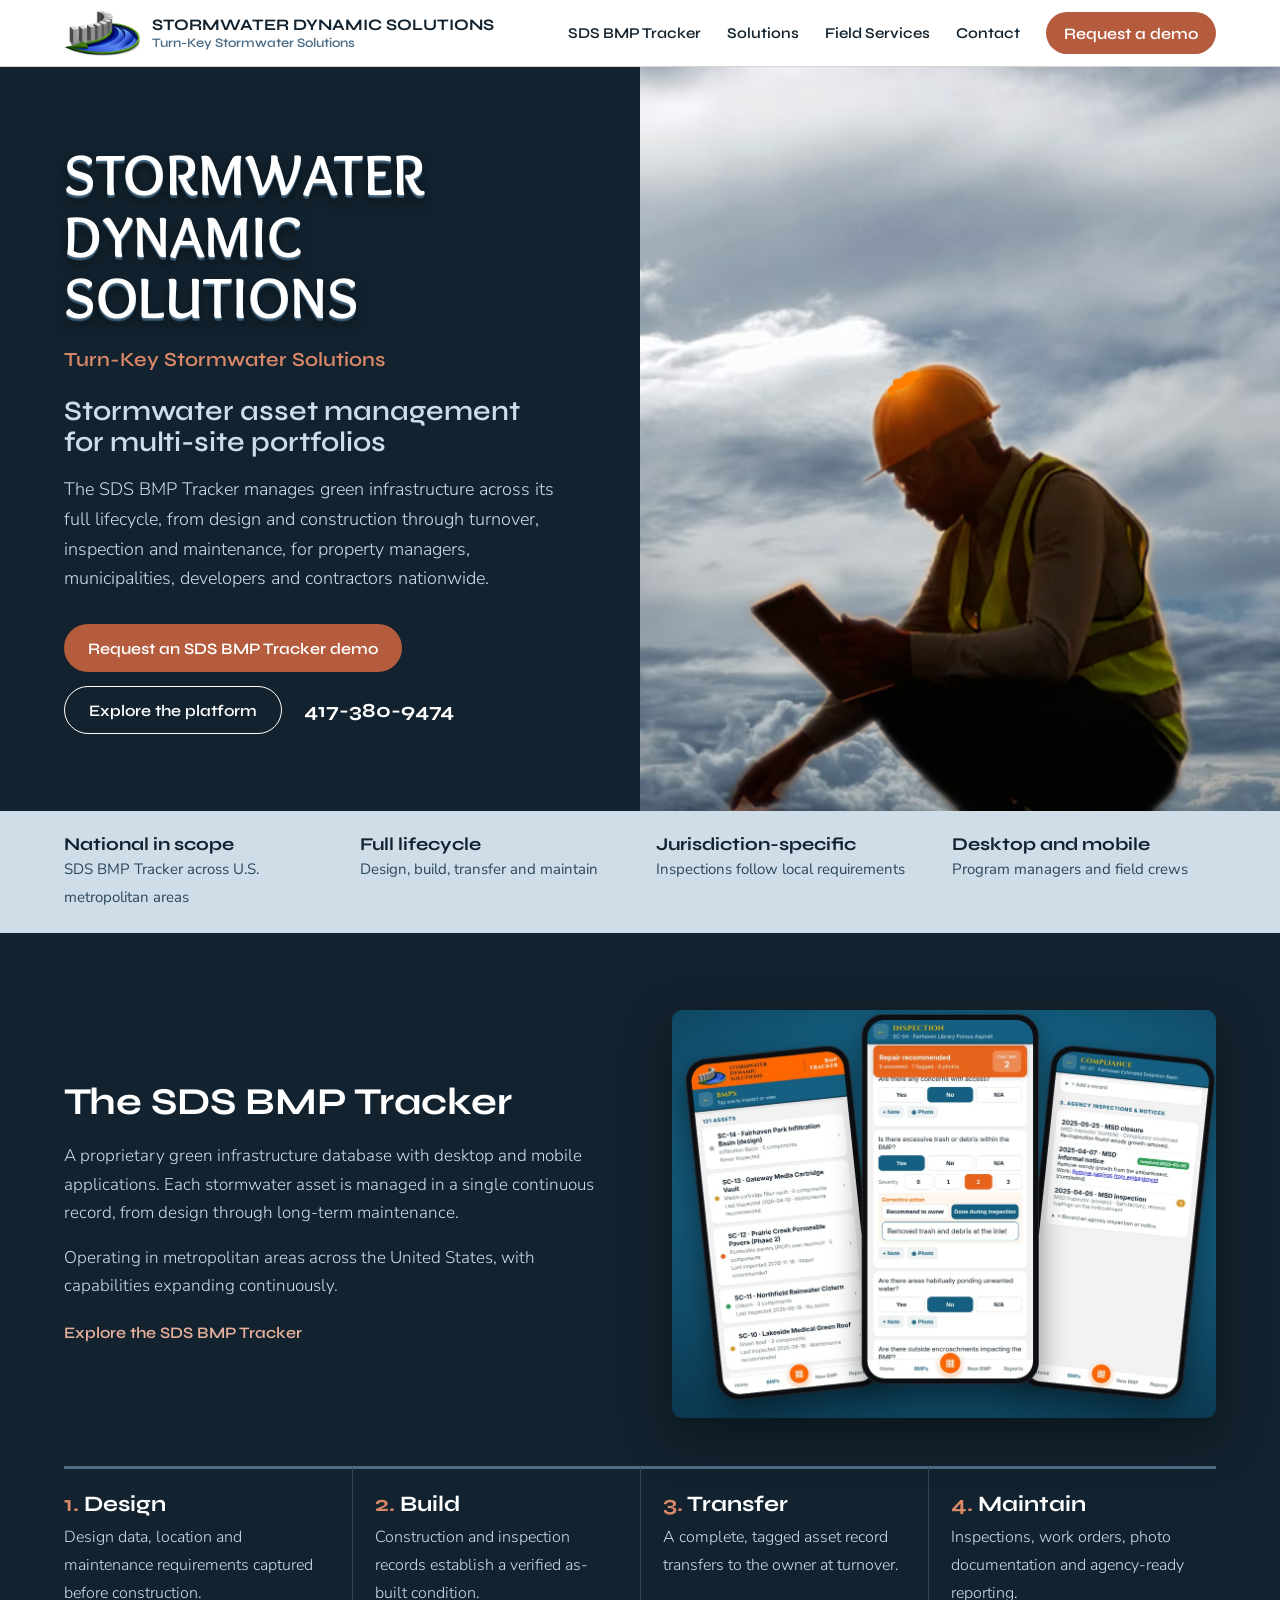
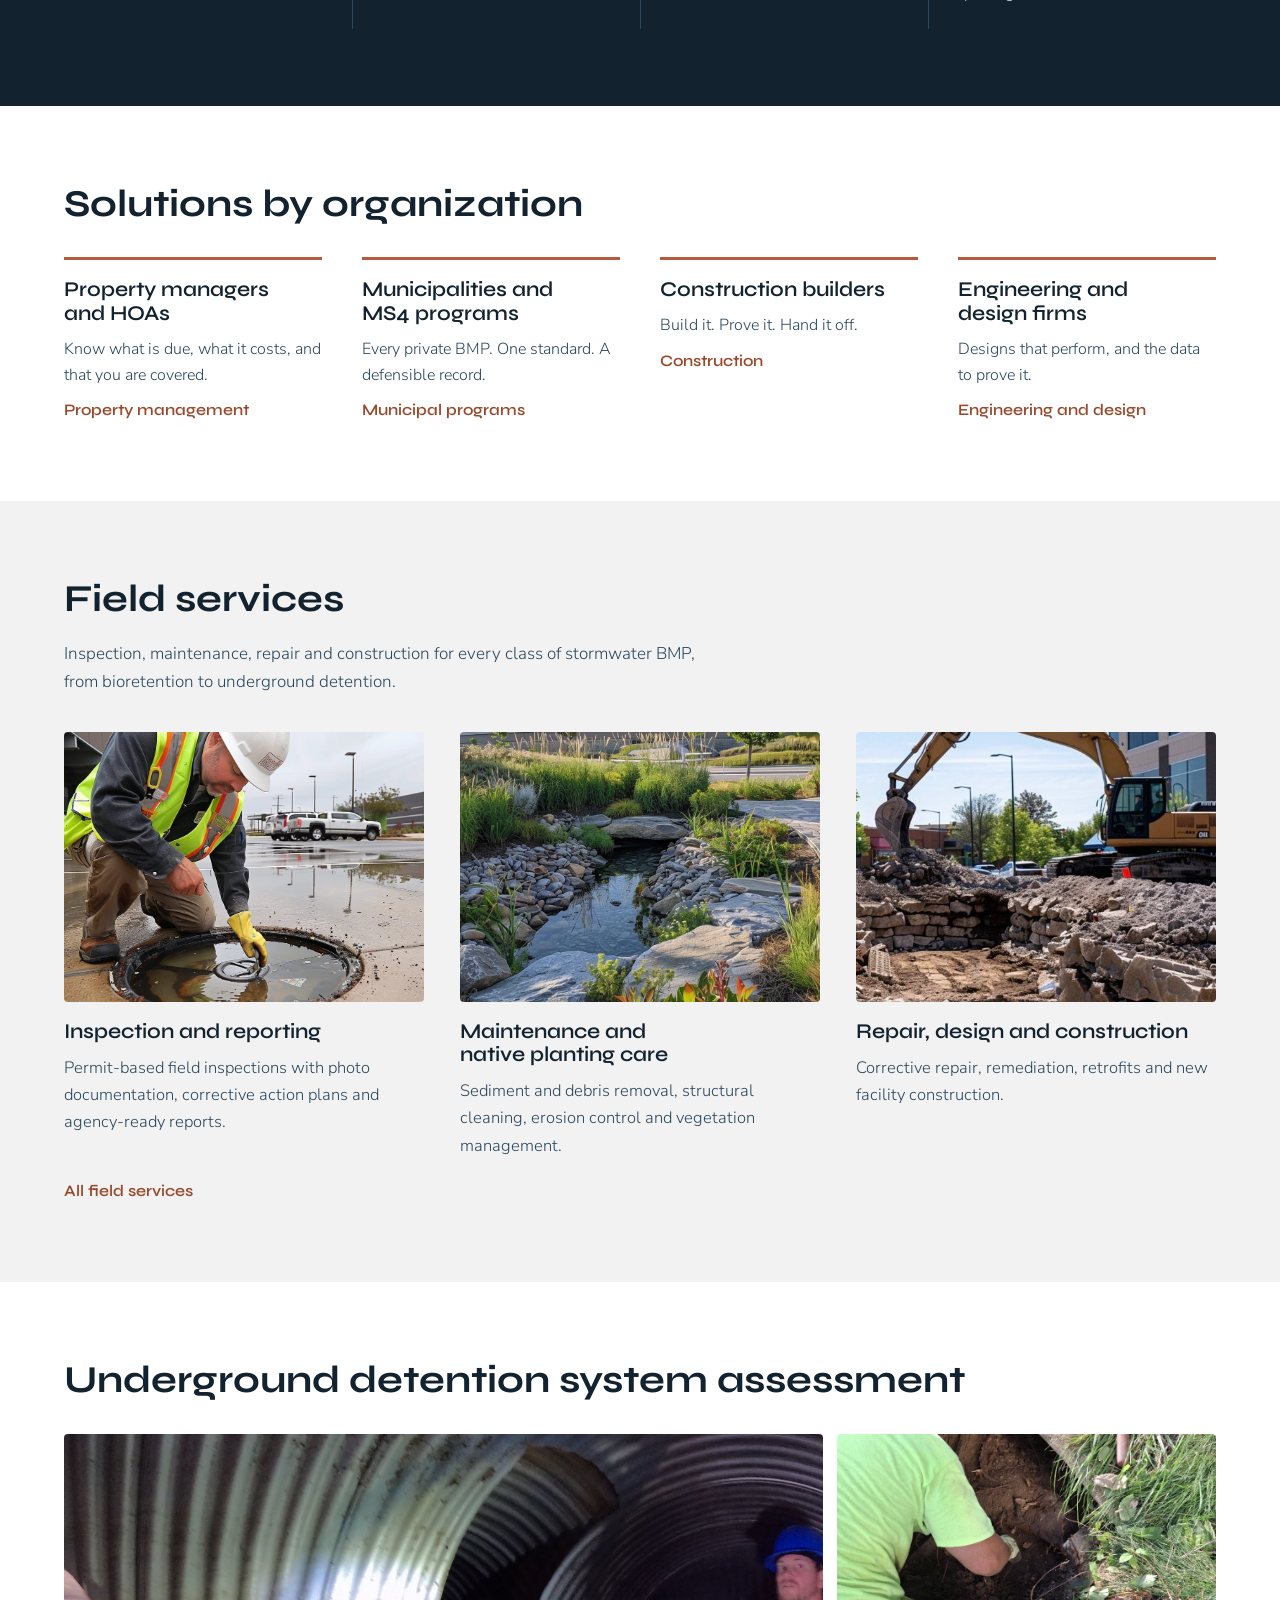
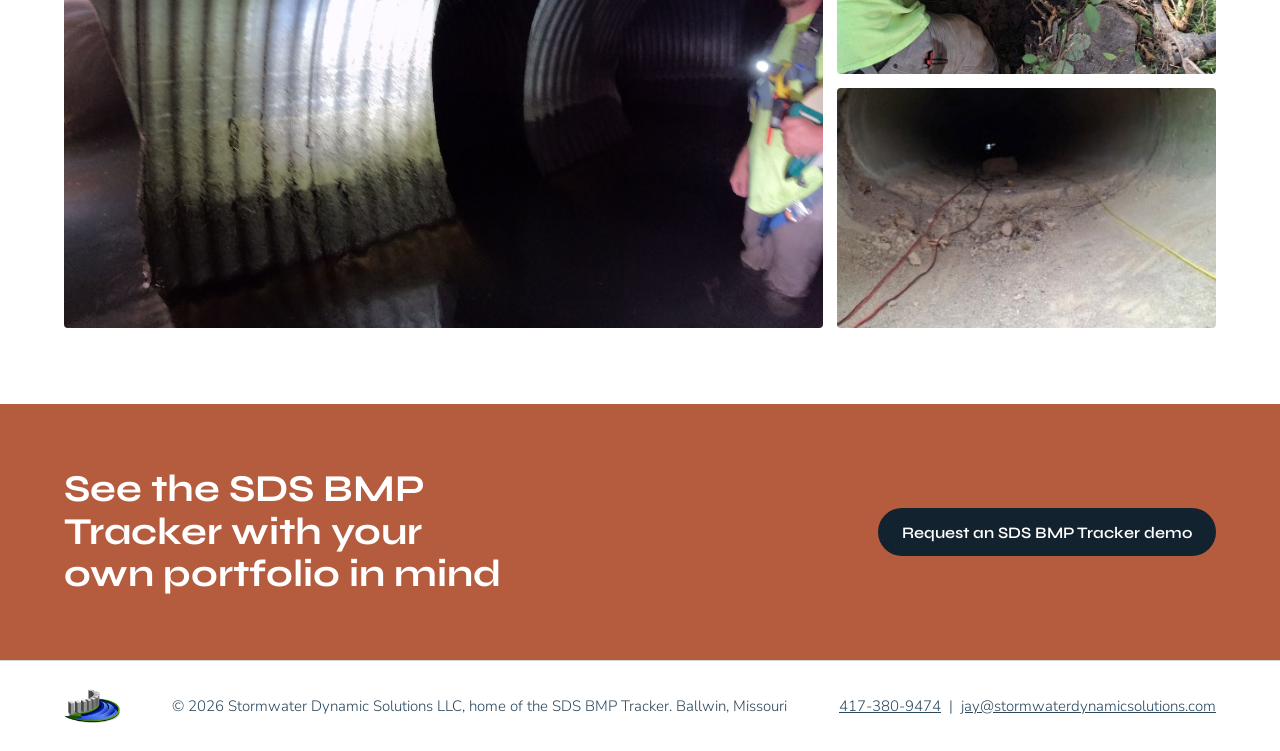
<file: index.html>
<!DOCTYPE html>
<html lang="en">
<head>
<meta charset="utf-8">
<meta name="viewport" content="width=device-width, initial-scale=1">
<title>Stormwater Dynamic Solutions</title>
<meta name="description" content="The SDS BMP Tracker for stormwater asset management across multi-site portfolios, plus stormwater BMP inspection, maintenance and compliance services.">
<link rel="icon" href="images/logo.png">
<link rel="preconnect" href="https://fonts.googleapis.com">
<link rel="preconnect" href="https://fonts.gstatic.com" crossorigin>
<link href="https://fonts.googleapis.com/css2?family=Overlock:wght@700;900&family=Syne:wght@500;600;700&family=Nunito+Sans:opsz,wght@6..12,300;6..12,400;6..12,600&display=swap" rel="stylesheet">
<link rel="stylesheet" href="css/site.css">
</head>
<body>
<header><div class="wrap">
 <a class="brand" href="index.html"><img src="images/logo.png" alt="" width="76" height="46"><span>Stormwater Dynamic Solutions<small>Turn-Key Stormwater Solutions</small></span></a>
 <nav aria-label="Main"><a href="platform.html">SDS BMP Tracker</a><a href="solutions.html">Solutions</a><a href="services.html">Field Services</a><a href="contact.html">Contact</a><a class="btn" href="contact.html#demo">Request a demo</a></nav>
</div></header>
<main>
<section class="hero">
 <div class="copy">
  <p class="co">Stormwater Dynamic Solutions</p>
  <p class="tagline">Turn-Key Stormwater Solutions</p>
  <h1>Stormwater asset management for multi-site portfolios</h1>
  <p>The SDS BMP Tracker manages green infrastructure across its full lifecycle, from design and construction through turnover, inspection and maintenance, for property managers, municipalities, developers and contractors nationwide.</p>
  <div class="actions"><a class="btn" href="contact.html#demo">Request an SDS BMP Tracker demo</a><a class="btn line" href="platform.html">Explore the platform</a><a class="tel" href="tel:+14173809474">417-380-9474</a></div>
 </div>
 <div class="photo insp"><img src="images/inspector.png" alt="Stormwater inspector in a hard hat and safety vest reviewing an inspection on a tablet" width="429" height="374"></div>
</section>

<div class="cap"><div class="wrap">
 <div><b>National in scope</b><span>SDS BMP Tracker across U.S. metropolitan areas</span></div>
 <div><b>Full lifecycle</b><span>Design, build, transfer and maintain</span></div>
 <div><b>Jurisdiction-specific</b><span>Inspections follow local requirements</span></div>
 <div><b>Desktop and mobile</b><span>Program managers and field crews</span></div>
</div></div>

<section class="band platform">
 <div class="wrap">
  <div class="split">
   <div>
    <h2>The SDS BMP Tracker</h2>
    <p>A proprietary green infrastructure database with desktop and mobile applications. Each stormwater asset is managed in a single continuous record, from design through long-term maintenance.</p>
    <p>Operating in metropolitan areas across the United States, with capabilities expanding continuously.</p>
    <a class="link" href="platform.html">Explore the SDS BMP Tracker</a>
   </div>
   <img class="shot" src="images/tracker-muni.jpg" alt="SDS BMP Tracker screens: BMP asset list, field inspection with severity rating and corrective action, and agency compliance record" width="1100" height="825">
  </div>
  <ol class="life">
   <li><b>Design</b><span>Design data, location and maintenance requirements captured before construction.</span></li>
   <li><b>Build</b><span>Construction and inspection records establish a verified as-built condition.</span></li>
   <li><b>Transfer</b><span>A complete, tagged asset record transfers to the owner at turnover.</span></li>
   <li><b>Maintain</b><span>Inspections, work orders, photo documentation and agency-ready reporting.</span></li>
  </ol>
 </div>
</section>

<section class="band">
 <div class="wrap">
  <h2>Solutions by organization</h2>
  <div class="aud">
   <a href="solutions.html#property-managers"><h3>Property managers and HOAs</h3><p>Know what is due, what it costs, and that you are covered.</p><span class="link">Property management</span></a>
   <a href="solutions.html#municipalities"><h3>Municipalities and MS4 programs</h3><p>Every private BMP. One standard. A defensible record.</p><span class="link">Municipal programs</span></a>
   <a href="solutions.html#construction"><h3>Construction builders</h3><p>Build it. Prove it. Hand it off.</p><span class="link">Construction</span></a>
   <a href="solutions.html#engineering"><h3>Engineering and design firms</h3><p>Designs that perform, and the data to prove it.</p><span class="link">Engineering and design</span></a>
  </div>
 </div>
</section>

<section class="band tint">
 <div class="wrap">
  <h2>Field services</h2>
  <p class="muted">Inspection, maintenance, repair and construction for every class of stormwater BMP, from bioretention to underground detention.</p>
  <div class="svc">
   <figure><img src="images/inspection.jpg" alt="Inspector in a hard hat and safety vest checking a stormwater structure" loading="lazy"><h3>Inspection and reporting</h3><p>Permit-based field inspections with photo documentation, corrective action plans and agency-ready reports.</p></figure>
   <figure><img src="images/hero-bioretention.jpg" alt="Native plantings in a bioretention area" loading="lazy"><h3>Maintenance and native planting care</h3><p>Sediment and debris removal, structural cleaning, erosion control and vegetation management.</p></figure>
   <figure><img src="images/construction.jpg" alt="Excavator working on a stormwater facility repair" loading="lazy"><h3>Repair, design and construction</h3><p>Corrective repair, remediation, retrofits and new facility construction.</p></figure>
  </div>
  <a class="link" href="services.html">All field services</a>
 </div>
</section>

<section class="band" id="project">
 <div class="wrap">
  <h2>Underground detention system assessment</h2>
  <div class="proj">
   <img class="main" src="images/crew-in-detention.jpg" alt="Crew member inside a corrugated metal pipe crossover of an underground detention system" loading="lazy">
   <img src="images/outfall-clearing.jpg" alt="Crew member clearing soil and debris from a blocked outfall pipe" loading="lazy">
   <img src="images/robotic-camera.jpg" alt="Robotic camera inspecting deep inside a concrete outfall pipe" loading="lazy">
  </div>
 </div>
</section>

<section class="ctaband"><div class="wrap">
 <h2>See the SDS BMP Tracker with your own portfolio in mind</h2>
 <a class="btn" href="contact.html#demo">Request an SDS BMP Tracker demo</a>
</div></section>
</main>
<footer><div class="wrap">
 <img src="images/logo.png" alt="Stormwater Dynamic Solutions" width="56" height="34">
 <span>&copy; <span class="yr">2026</span> Stormwater Dynamic Solutions LLC, home of the SDS BMP Tracker. Ballwin, Missouri</span>
 <span><a href="tel:+14173809474">417-380-9474</a> &nbsp;|&nbsp; <a href="mailto:jay@stormwaterdynamicsolutions.com">jay@stormwaterdynamicsolutions.com</a></span>
</div></footer>
<script>{for(const y of document.querySelectorAll('.yr'))y.textContent=new Date().getFullYear()}</script>

</body>
</html>
</file>
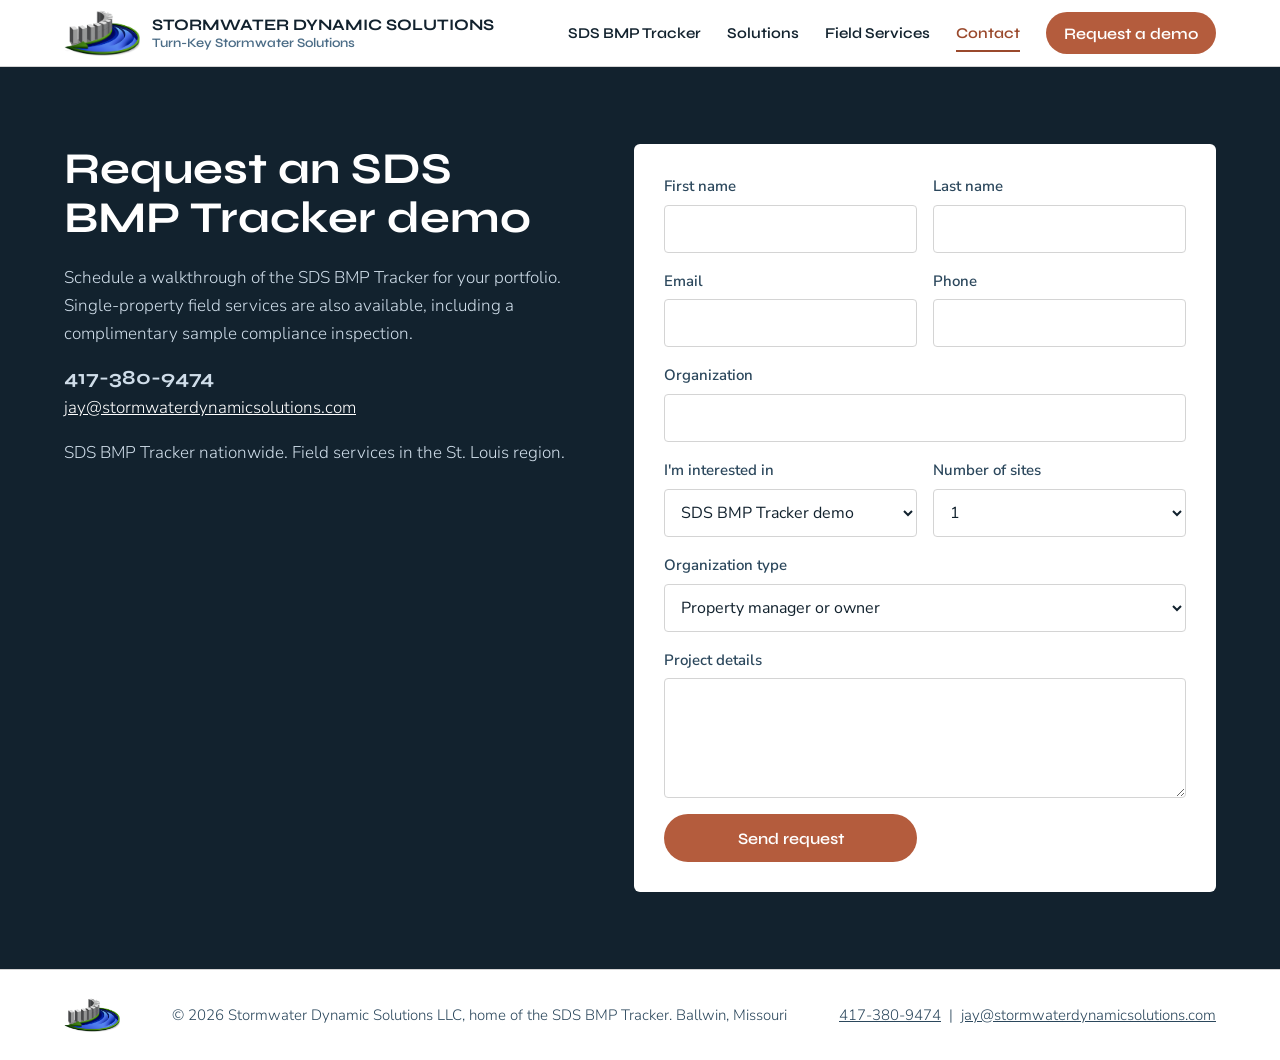
<file: contact.html>
<!DOCTYPE html>
<html lang="en">
<head>
<meta charset="utf-8">
<meta name="viewport" content="width=device-width, initial-scale=1">
<title>Contact | Stormwater Dynamic Solutions</title>
<meta name="description" content="Request an SDS BMP Tracker demo or a complimentary sample stormwater compliance inspection.">
<link rel="icon" href="images/logo.png">
<link rel="preconnect" href="https://fonts.googleapis.com">
<link rel="preconnect" href="https://fonts.gstatic.com" crossorigin>
<link href="https://fonts.googleapis.com/css2?family=Overlock:wght@700;900&family=Syne:wght@500;600;700&family=Nunito+Sans:opsz,wght@6..12,300;6..12,400;6..12,600&display=swap" rel="stylesheet">
<link rel="stylesheet" href="css/site.css">
</head>
<body>
<header><div class="wrap">
 <a class="brand" href="index.html"><img src="images/logo.png" alt="" width="76" height="46"><span>Stormwater Dynamic Solutions<small>Turn-Key Stormwater Solutions</small></span></a>
 <nav aria-label="Main"><a href="platform.html">SDS BMP Tracker</a><a href="solutions.html">Solutions</a><a href="services.html">Field Services</a><a href="contact.html" aria-current=page>Contact</a><a class="btn" href="contact.html#demo">Request a demo</a></nav>
</div></header>
<main>
<section class="band contact contactpage">
 <div class="wrap">
  <div>
   <h1 style="font-size:clamp(30px,3.6vw,44px)">Request an SDS BMP Tracker demo</h1>
   <p>Schedule a walkthrough of the SDS BMP Tracker for your portfolio. Single-property field services are also available, including a complimentary sample compliance inspection.</p>
   <p><a class="tel" href="tel:+14173809474">417-380-9474</a><br><a href="mailto:jay@stormwaterdynamicsolutions.com" style="color:#fff">jay@stormwaterdynamicsolutions.com</a></p>
   <p>SDS BMP Tracker nationwide. Field services in the St. Louis region.</p>
  </div>
  <form id="f" action="https://formsubmit.co/jay@stormwaterdynamicsolutions.com" method="POST">
   <input type="hidden" name="_subject" value="New request from stormwaterdynamicsolutions.com">
   <input type="hidden" name="_template" value="table">
   <input type="text" name="_honey" style="display:none" tabindex="-1" autocomplete="off">
   <label>First name<input id="fn" name="first" autocomplete="given-name" required></label>
   <label>Last name<input id="ln" name="last" autocomplete="family-name"></label>
   <label>Email<input id="em" name="email" type="email" autocomplete="email" required></label>
   <label>Phone<input id="ph" name="phone" type="tel" autocomplete="tel"></label>
   <label class="full">Organization<input id="org" name="org" autocomplete="organization"></label>
   <label>I'm interested in<select id="pt" name="interest"><option>SDS BMP Tracker demo</option><option>Free sample inspection</option><option>Field services</option><option>Other</option></select></label>
   <label>Number of sites<select id="ns" name="sites"><option>1</option><option>2 to 10</option><option>11 to 50</option><option>51 to 200</option><option>More than 200</option></select></label>
   <label class="full">Organization type<select id="ot" name="org_type"><option>Property manager or owner</option><option>Municipality or public agency</option><option>Developer</option><option>Construction firm</option><option>Industrial facility</option><option>Other</option></select></label>
   <label class="full">Project details<textarea id="msg" name="message"></textarea></label>
   <button class="btn" type="submit">Send request</button>
   <p id="sent" role="status" hidden></p>
  </form>
 </div>
</section>
</main>
<footer><div class="wrap">
 <img src="images/logo.png" alt="Stormwater Dynamic Solutions" width="56" height="34">
 <span>&copy; <span class="yr">2026</span> Stormwater Dynamic Solutions LLC, home of the SDS BMP Tracker. Ballwin, Missouri</span>
 <span><a href="tel:+14173809474">417-380-9474</a> &nbsp;|&nbsp; <a href="mailto:jay@stormwaterdynamicsolutions.com">jay@stormwaterdynamicsolutions.com</a></span>
</div></footer>
<script>{for(const y of document.querySelectorAll('.yr'))y.textContent=new Date().getFullYear()}</script>
<script src="js/form.js"></script>
</body>
</html>
</file>
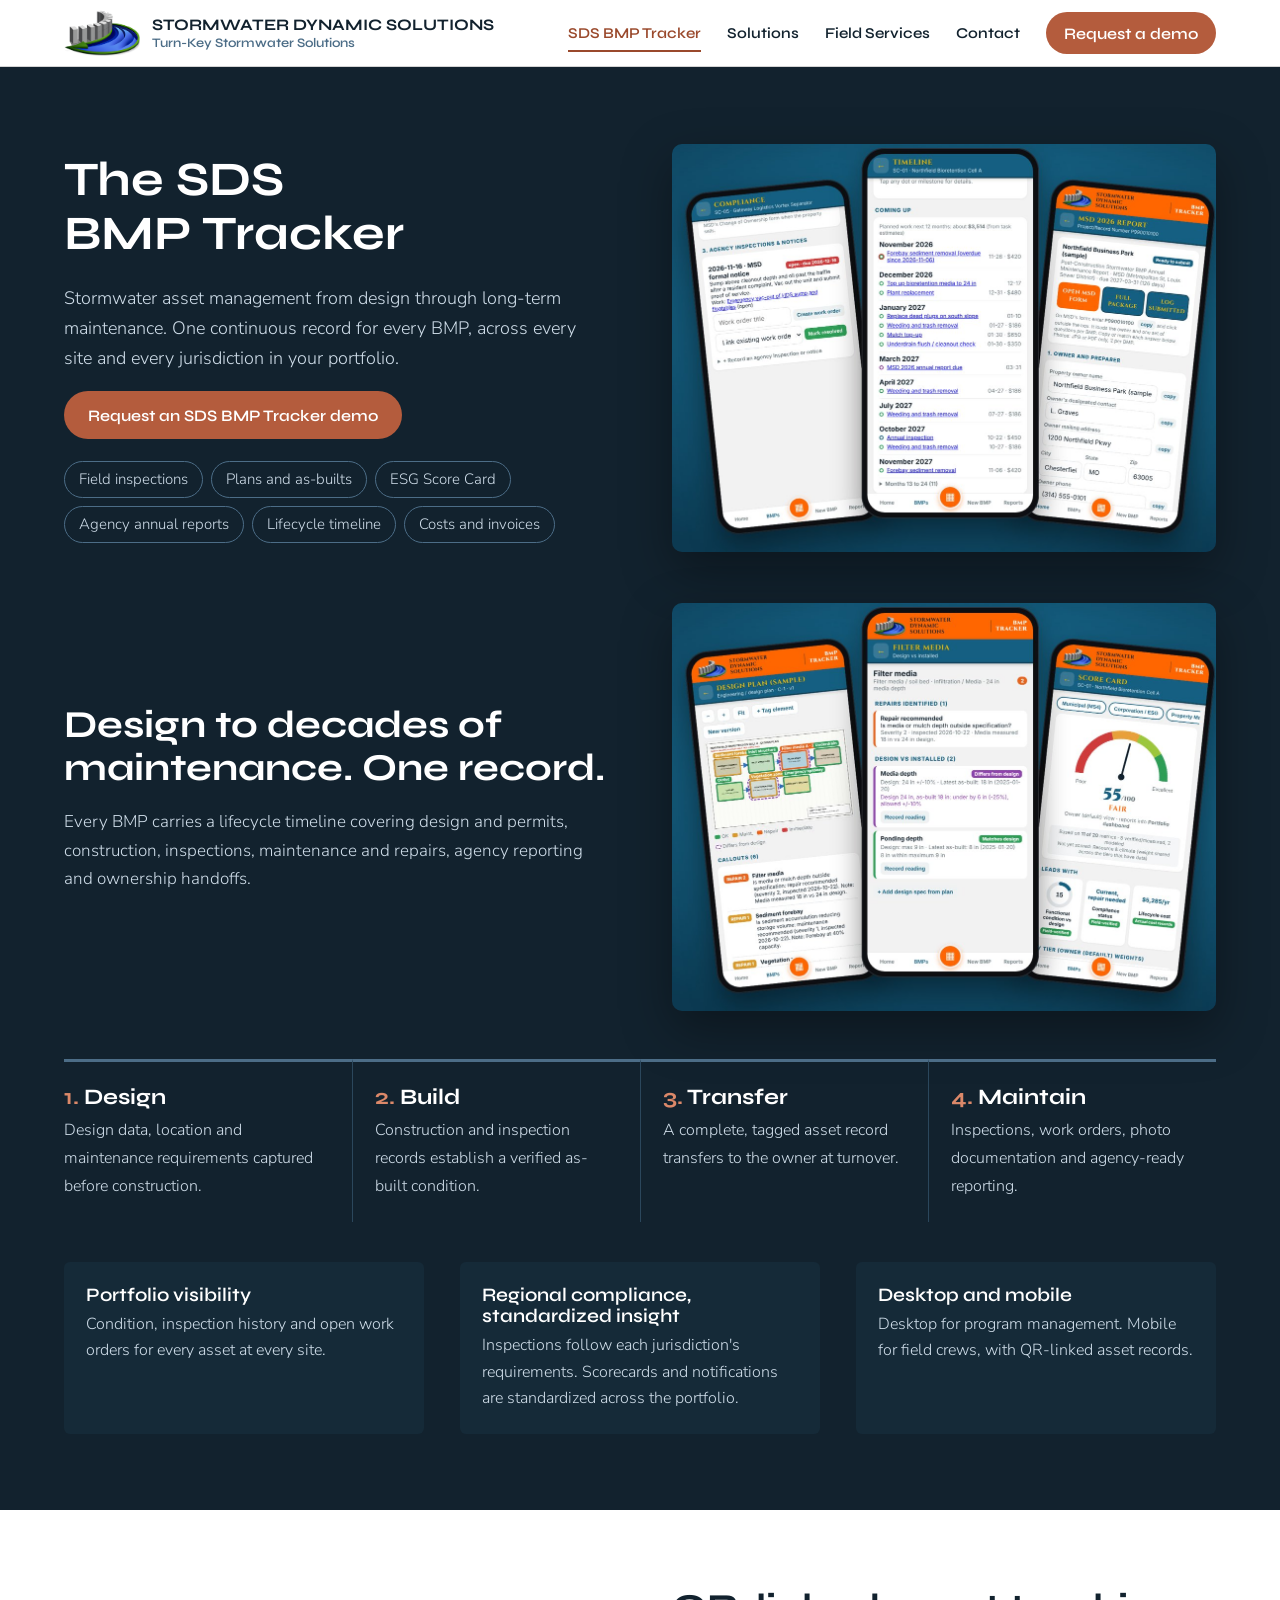
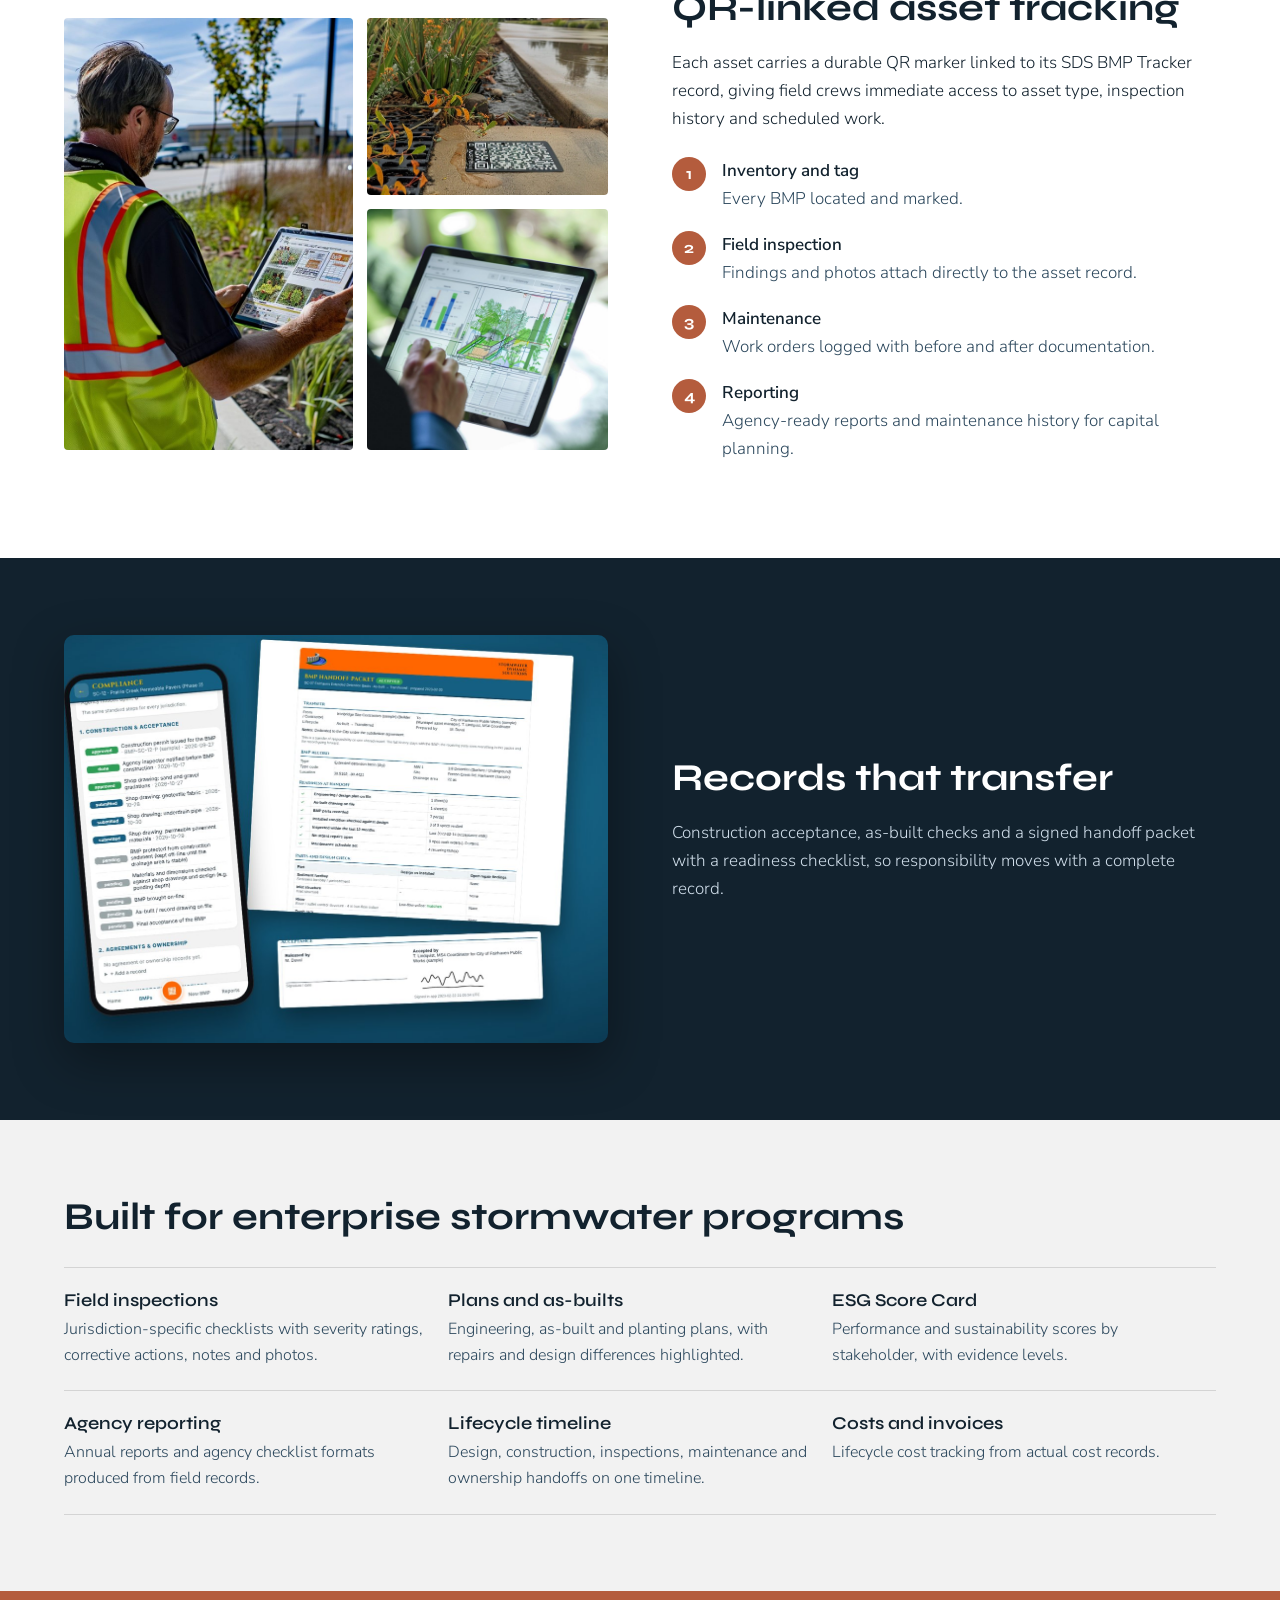
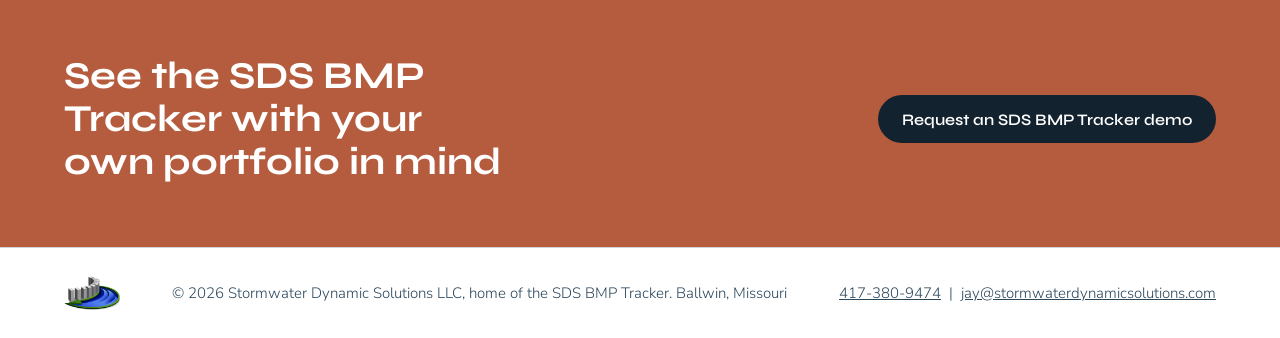
<file: platform.html>
<!DOCTYPE html>
<html lang="en">
<head>
<meta charset="utf-8">
<meta name="viewport" content="width=device-width, initial-scale=1">
<title>SDS BMP Tracker | Stormwater Dynamic Solutions</title>
<meta name="description" content="The SDS BMP Tracker: stormwater asset management with portfolio dashboards, jurisdiction-specific inspections, scorecards, notifications and QR-linked field data.">
<link rel="icon" href="images/logo.png">
<link rel="preconnect" href="https://fonts.googleapis.com">
<link rel="preconnect" href="https://fonts.gstatic.com" crossorigin>
<link href="https://fonts.googleapis.com/css2?family=Overlock:wght@700;900&family=Syne:wght@500;600;700&family=Nunito+Sans:opsz,wght@6..12,300;6..12,400;6..12,600&display=swap" rel="stylesheet">
<link rel="stylesheet" href="css/site.css">
</head>
<body>
<header><div class="wrap">
 <a class="brand" href="index.html"><img src="images/logo.png" alt="" width="76" height="46"><span>Stormwater Dynamic Solutions<small>Turn-Key Stormwater Solutions</small></span></a>
 <nav aria-label="Main"><a href="platform.html" aria-current=page>SDS BMP Tracker</a><a href="solutions.html">Solutions</a><a href="services.html">Field Services</a><a href="contact.html">Contact</a><a class="btn" href="contact.html#demo">Request a demo</a></nav>
</div></header>
<main>
<section class="phero platform">
 <div class="wrap">
  <div class="split">
   <div>
    <h1>The SDS BMP Tracker</h1>
    <p>Stormwater asset management from design through long-term maintenance. One continuous record for every BMP, across every site and every jurisdiction in your portfolio.</p>
    <div class="actions"><a class="btn" href="contact.html#demo">Request an SDS BMP Tracker demo</a></div>
    <ul class="chips"><li>Field inspections</li><li>Plans and as-builts</li><li>ESG Score Card</li><li>Agency annual reports</li><li>Lifecycle timeline</li><li>Costs and invoices</li></ul>
   </div>
   <img class="shot" src="images/tracker-pm.jpg" alt="SDS BMP Tracker screens: compliance notices, 12-month timeline of planned work with costs, and an MSD annual report" width="1100" height="825">
  </div>
 </div>
</section>

<section class="band platform" style="padding-top:0">
 <div class="wrap">
  <div class="split">
   <div>
    <h2>Design to decades of maintenance. One record.</h2>
    <p>Every BMP carries a lifecycle timeline covering design and permits, construction, inspections, maintenance and repairs, agency reporting and ownership handoffs.</p>
   </div>
   <img class="shot" src="images/tracker-eng.jpg" alt="SDS BMP Tracker screens: tagged design plan, design versus installed filter media check, and ESG score card" loading="lazy" width="1100" height="825">
  </div>
  <ol class="life">
   <li><b>Design</b><span>Design data, location and maintenance requirements captured before construction.</span></li>
   <li><b>Build</b><span>Construction and inspection records establish a verified as-built condition.</span></li>
   <li><b>Transfer</b><span>A complete, tagged asset record transfers to the owner at turnover.</span></li>
   <li><b>Maintain</b><span>Inspections, work orders, photo documentation and agency-ready reporting.</span></li>
  </ol>
  <div class="port">
   <div><h3>Portfolio visibility</h3><p>Condition, inspection history and open work orders for every asset at every site.</p></div>
   <div><h3>Regional compliance, standardized insight</h3><p>Inspections follow each jurisdiction's requirements. Scorecards and notifications are standardized across the portfolio.</p></div>
   <div><h3>Desktop and mobile</h3><p>Desktop for program management. Mobile for field crews, with QR-linked asset records.</p></div>
  </div>
 </div>
</section>

<section class="band">
 <div class="wrap">
  <div class="split">
   <div class="gallery">
    <img class="tall" src="images/qr-scan.jpg" alt="Inspector scanning a BMP record on a tablet beside a planted stormwater area" loading="lazy">
    <img src="images/qr-plaque.jpg" alt="QR code plaque mounted beside a stormwater inlet" loading="lazy">
    <img src="images/software.jpg" alt="SDS BMP Tracker on a tablet" loading="lazy">
   </div>
   <div>
    <h2>QR-linked asset tracking</h2>
    <p>Each asset carries a durable QR marker linked to its SDS BMP Tracker record, giving field crews immediate access to asset type, inspection history and scheduled work.</p>
    <ol class="steps">
     <li><b>Inventory and tag</b><span>Every BMP located and marked.</span></li>
     <li><b>Field inspection</b><span>Findings and photos attach directly to the asset record.</span></li>
     <li><b>Maintenance</b><span>Work orders logged with before and after documentation.</span></li>
     <li><b>Reporting</b><span>Agency-ready reports and maintenance history for capital planning.</span></li>
    </ol>
   </div>
  </div>
 </div>
</section>

<section class="band platform">
 <div class="wrap split">
  <img class="shot" src="images/tracker-build.jpg" alt="SDS BMP Tracker construction and acceptance steps and a signed BMP handoff packet" loading="lazy" width="1100" height="825">
  <div>
   <h2>Records that transfer</h2>
   <p>Construction acceptance, as-built checks and a signed handoff packet with a readiness checklist, so responsibility moves with a complete record.</p>
  </div>
 </div>
</section>

<section class="band tint">
 <div class="wrap">
  <h2>Built for enterprise stormwater programs</h2>
  <div class="ent">
   <div><h3>Field inspections</h3><p>Jurisdiction-specific checklists with severity ratings, corrective actions, notes and photos.</p></div>
   <div><h3>Plans and as-builts</h3><p>Engineering, as-built and planting plans, with repairs and design differences highlighted.</p></div>
   <div><h3>ESG Score Card</h3><p>Performance and sustainability scores by stakeholder, with evidence levels.</p></div>
   <div><h3>Agency reporting</h3><p>Annual reports and agency checklist formats produced from field records.</p></div>
   <div><h3>Lifecycle timeline</h3><p>Design, construction, inspections, maintenance and ownership handoffs on one timeline.</p></div>
   <div><h3>Costs and invoices</h3><p>Lifecycle cost tracking from actual cost records.</p></div>
  </div>
 </div>
</section>

<section class="ctaband"><div class="wrap">
 <h2>See the SDS BMP Tracker with your own portfolio in mind</h2>
 <a class="btn" href="contact.html#demo">Request an SDS BMP Tracker demo</a>
</div></section>
</main>
<footer><div class="wrap">
 <img src="images/logo.png" alt="Stormwater Dynamic Solutions" width="56" height="34">
 <span>&copy; <span class="yr">2026</span> Stormwater Dynamic Solutions LLC, home of the SDS BMP Tracker. Ballwin, Missouri</span>
 <span><a href="tel:+14173809474">417-380-9474</a> &nbsp;|&nbsp; <a href="mailto:jay@stormwaterdynamicsolutions.com">jay@stormwaterdynamicsolutions.com</a></span>
</div></footer>
<script>{for(const y of document.querySelectorAll('.yr'))y.textContent=new Date().getFullYear()}</script>

</body>
</html>
</file>
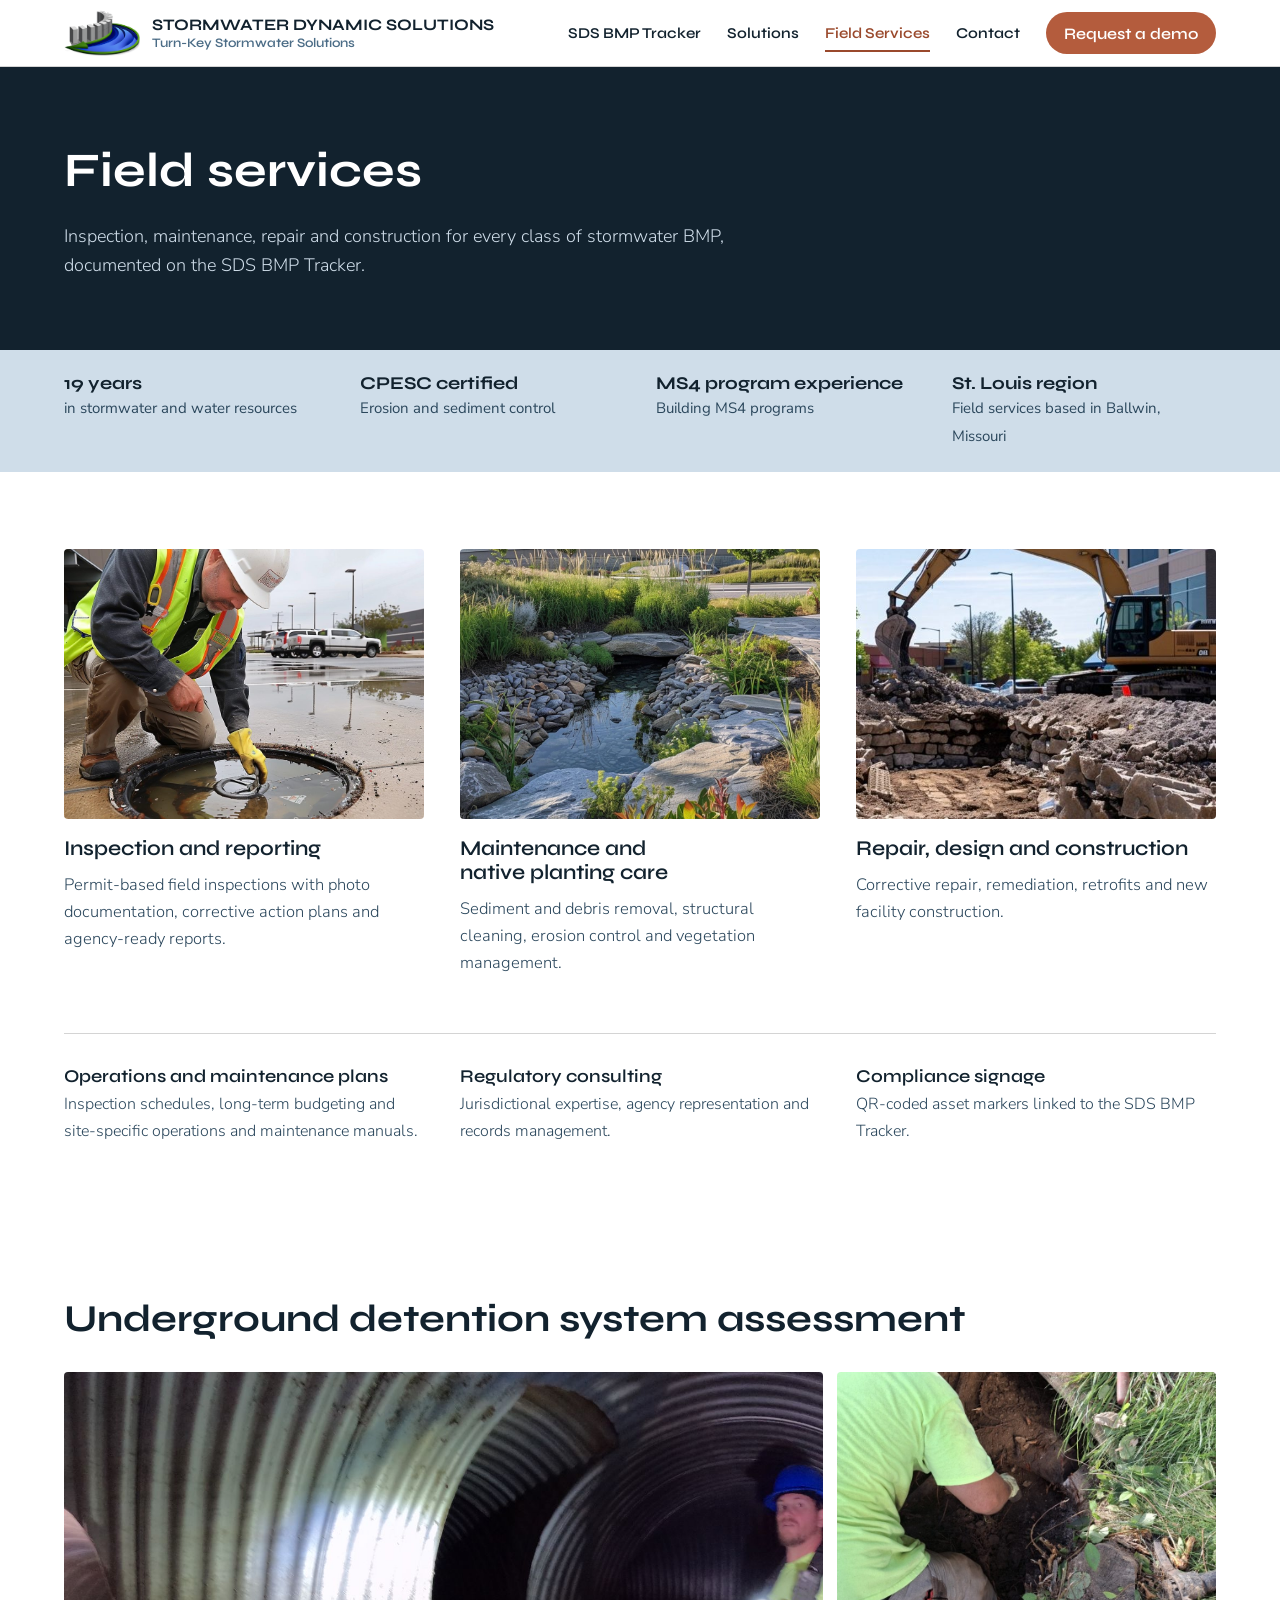
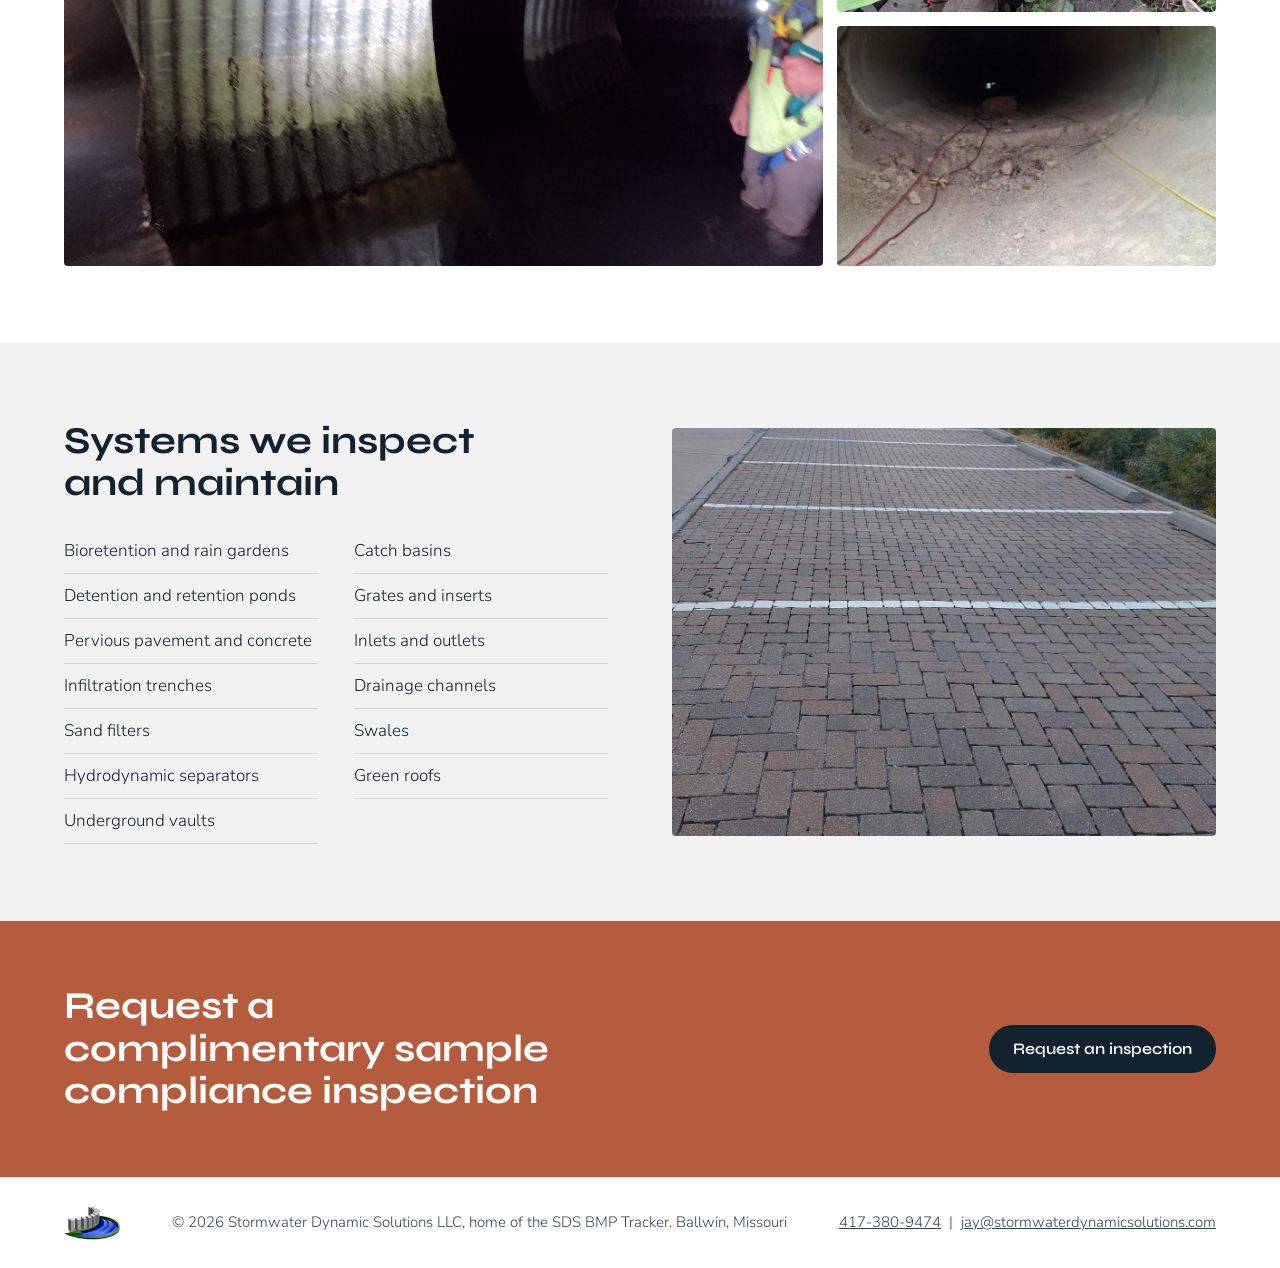
<file: services.html>
<!DOCTYPE html>
<html lang="en">
<head>
<meta charset="utf-8">
<meta name="viewport" content="width=device-width, initial-scale=1">
<title>Field Services | Stormwater Dynamic Solutions</title>
<meta name="description" content="Stormwater BMP inspection, maintenance, repair, construction and regulatory consulting.">
<link rel="icon" href="images/logo.png">
<link rel="preconnect" href="https://fonts.googleapis.com">
<link rel="preconnect" href="https://fonts.gstatic.com" crossorigin>
<link href="https://fonts.googleapis.com/css2?family=Overlock:wght@700;900&family=Syne:wght@500;600;700&family=Nunito+Sans:opsz,wght@6..12,300;6..12,400;6..12,600&display=swap" rel="stylesheet">
<link rel="stylesheet" href="css/site.css">
</head>
<body>
<header><div class="wrap">
 <a class="brand" href="index.html"><img src="images/logo.png" alt="" width="76" height="46"><span>Stormwater Dynamic Solutions<small>Turn-Key Stormwater Solutions</small></span></a>
 <nav aria-label="Main"><a href="platform.html">SDS BMP Tracker</a><a href="solutions.html">Solutions</a><a href="services.html" aria-current=page>Field Services</a><a href="contact.html">Contact</a><a class="btn" href="contact.html#demo">Request a demo</a></nav>
</div></header>
<main>
<section class="phero">
 <div class="wrap">
  <h1>Field services</h1>
  <p>Inspection, maintenance, repair and construction for every class of stormwater BMP, documented on the SDS BMP Tracker.</p>
 </div>
</section>
<div class="cap"><div class="wrap">
 <div><b>19 years</b><span>in stormwater and water resources</span></div>
 <div><b>CPESC certified</b><span>Erosion and sediment control</span></div>
 <div><b>MS4 program experience</b><span>Building MS4 programs</span></div>
 <div><b>St. Louis region</b><span>Field services based in Ballwin, Missouri</span></div>
</div></div>
<section class="band">
 <div class="wrap">
  <div class="svc" style="margin-top:0">
   <figure><img src="images/inspection.jpg" alt="Inspector in a hard hat and safety vest checking a stormwater structure" loading="lazy"><h3>Inspection and reporting</h3><p>Permit-based field inspections with photo documentation, corrective action plans and agency-ready reports.</p></figure>
   <figure><img src="images/hero-bioretention.jpg" alt="Native plantings in a bioretention area" loading="lazy"><h3>Maintenance and native planting care</h3><p>Sediment and debris removal, structural cleaning, erosion control and vegetation management.</p></figure>
   <figure><img src="images/construction.jpg" alt="Excavator working on a stormwater facility repair" loading="lazy"><h3>Repair, design and construction</h3><p>Corrective repair, remediation, retrofits and new facility construction.</p></figure>
  </div>
  <div class="more">
   <div><h3>Operations and maintenance plans</h3><p>Inspection schedules, long-term budgeting and site-specific operations and maintenance manuals.</p></div>
   <div><h3>Regulatory consulting</h3><p>Jurisdictional expertise, agency representation and records management.</p></div>
   <div><h3>Compliance signage</h3><p>QR-coded asset markers linked to the SDS BMP Tracker.</p></div>
  </div>
 </div>
</section>
<section class="band" id="project">
 <div class="wrap">
  <h2>Underground detention system assessment</h2>
  <div class="proj">
   <img class="main" src="images/crew-in-detention.jpg" alt="Crew member inside a corrugated metal pipe crossover of an underground detention system" loading="lazy">
   <img src="images/outfall-clearing.jpg" alt="Crew member clearing soil and debris from a blocked outfall pipe" loading="lazy">
   <img src="images/robotic-camera.jpg" alt="Robotic camera inspecting deep inside a concrete outfall pipe" loading="lazy">
  </div>
 </div>
</section>
<section class="band tint">
 <div class="wrap split">
  <div>
   <h2>Systems we inspect and maintain</h2>
   <ul class="fac">
    <li>Bioretention and rain gardens</li><li>Detention and retention ponds</li><li>Pervious pavement and concrete</li><li>Infiltration trenches</li><li>Sand filters</li><li>Hydrodynamic separators</li><li>Underground vaults</li><li>Catch basins</li><li>Grates and inserts</li><li>Inlets and outlets</li><li>Drainage channels</li><li>Swales</li><li>Green roofs</li>
   </ul>
  </div>
  <img src="images/pervious-pavement.jpg" alt="Permeable paver parking area" loading="lazy" style="border-radius:4px;width:100%;aspect-ratio:4/3;object-fit:cover">
 </div>
</section>
<section class="ctaband"><div class="wrap">
 <h2>Request a complimentary sample compliance inspection</h2>
 <a class="btn" href="contact.html#inspection">Request an inspection</a>
</div></section>
</main>
<footer><div class="wrap">
 <img src="images/logo.png" alt="Stormwater Dynamic Solutions" width="56" height="34">
 <span>&copy; <span class="yr">2026</span> Stormwater Dynamic Solutions LLC, home of the SDS BMP Tracker. Ballwin, Missouri</span>
 <span><a href="tel:+14173809474">417-380-9474</a> &nbsp;|&nbsp; <a href="mailto:jay@stormwaterdynamicsolutions.com">jay@stormwaterdynamicsolutions.com</a></span>
</div></footer>
<script>{for(const y of document.querySelectorAll('.yr'))y.textContent=new Date().getFullYear()}</script>

</body>
</html>
</file>
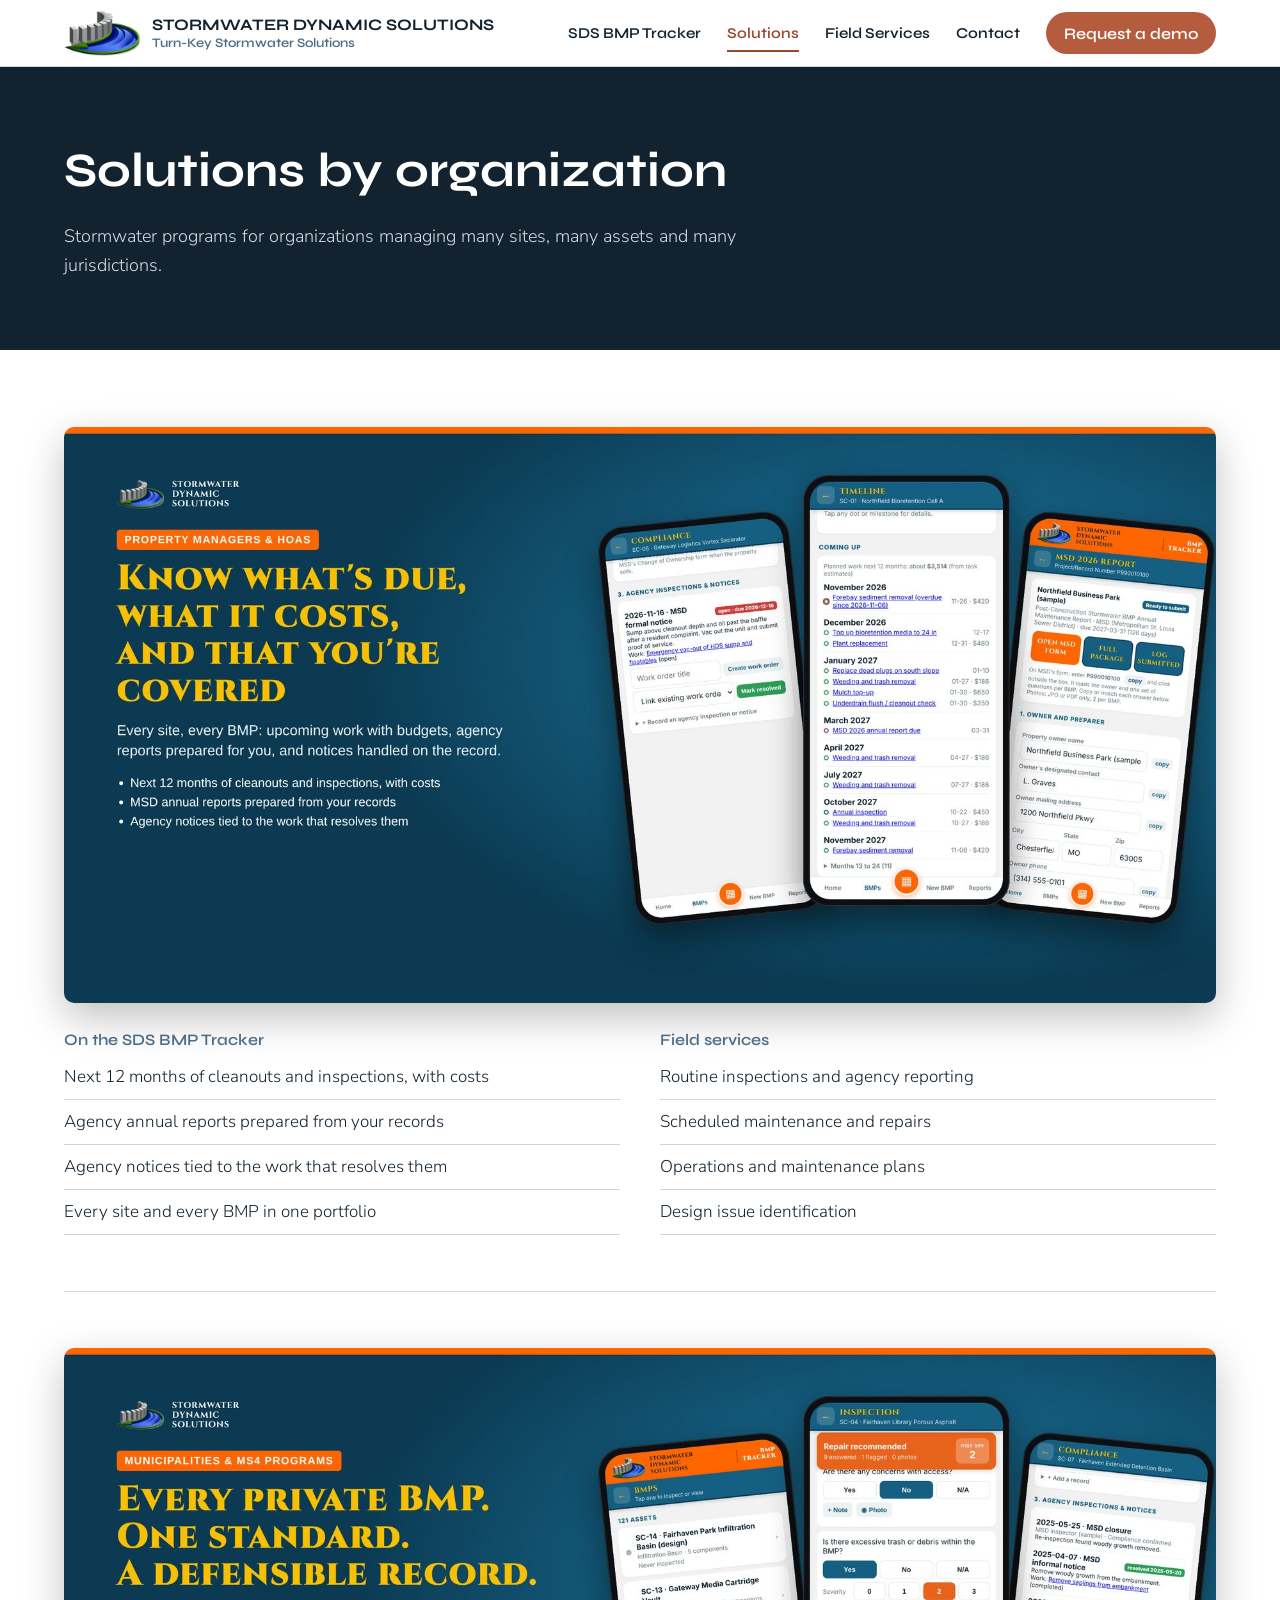
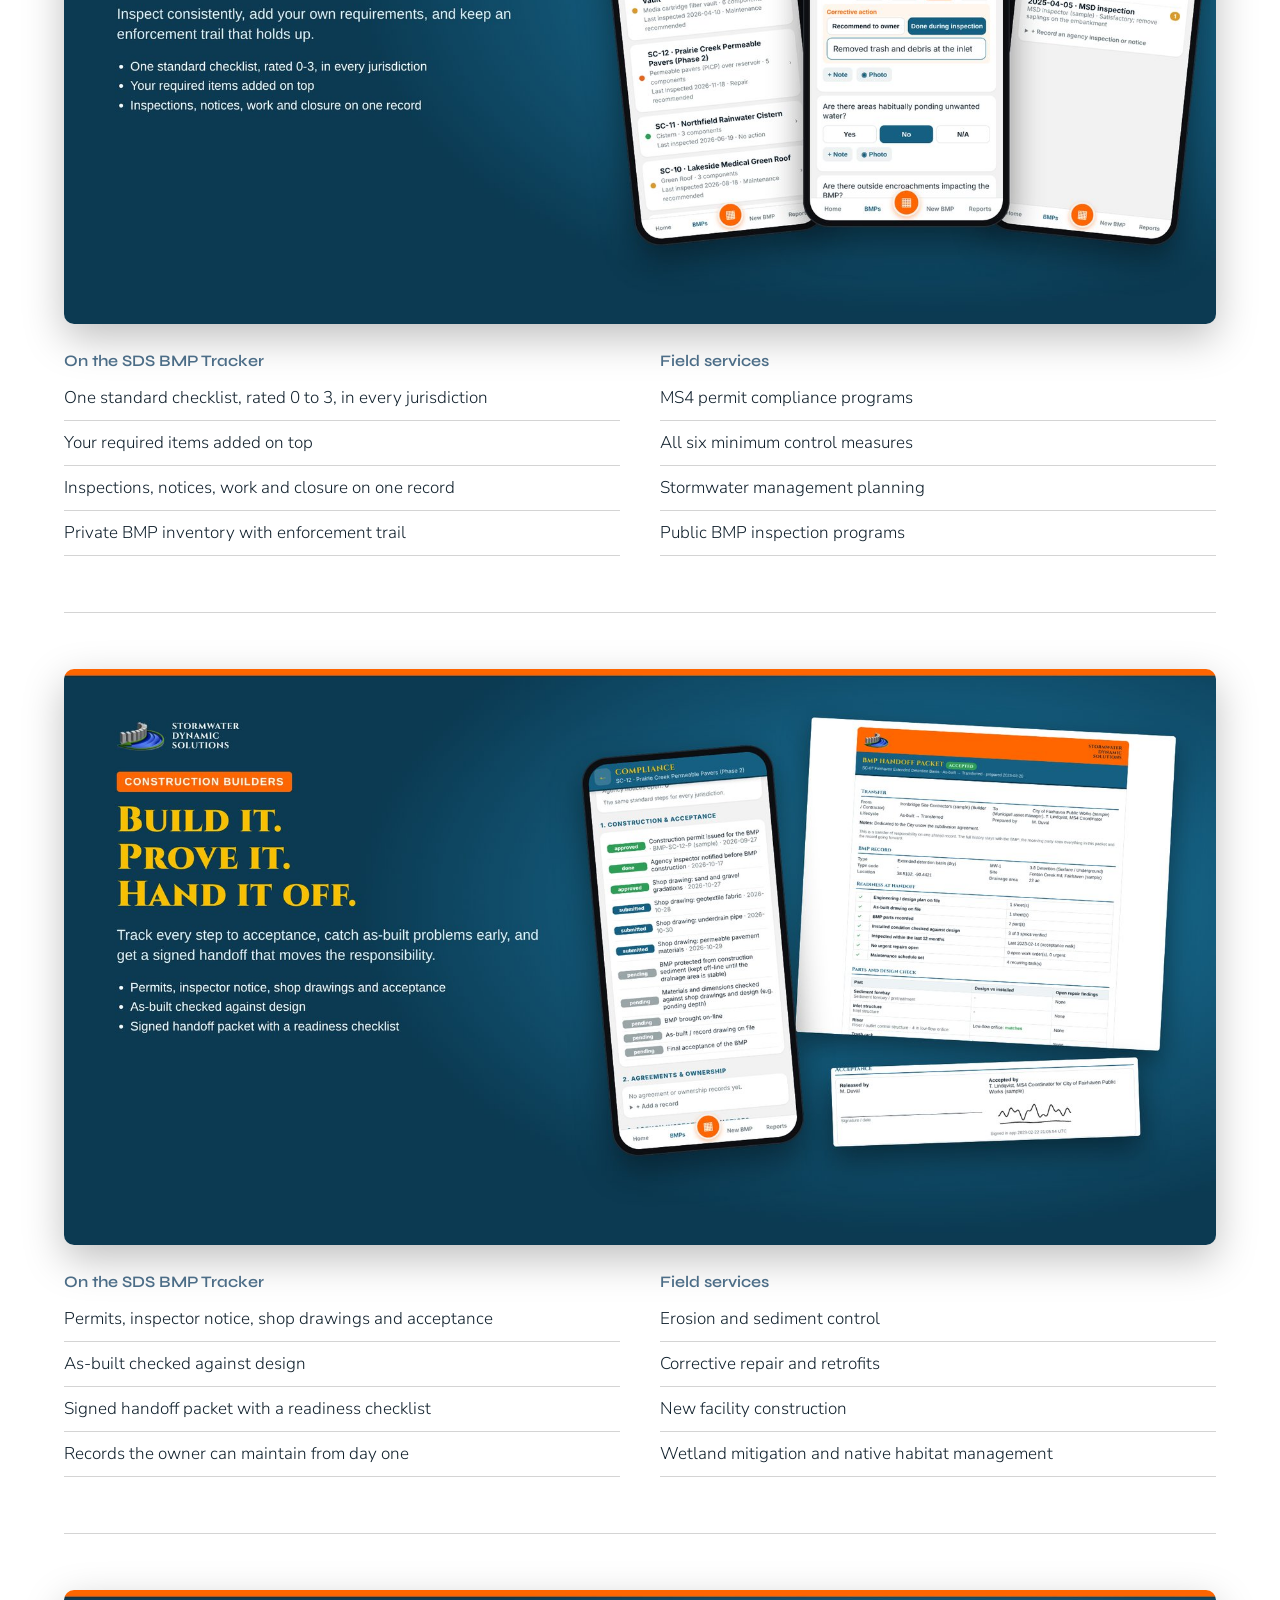
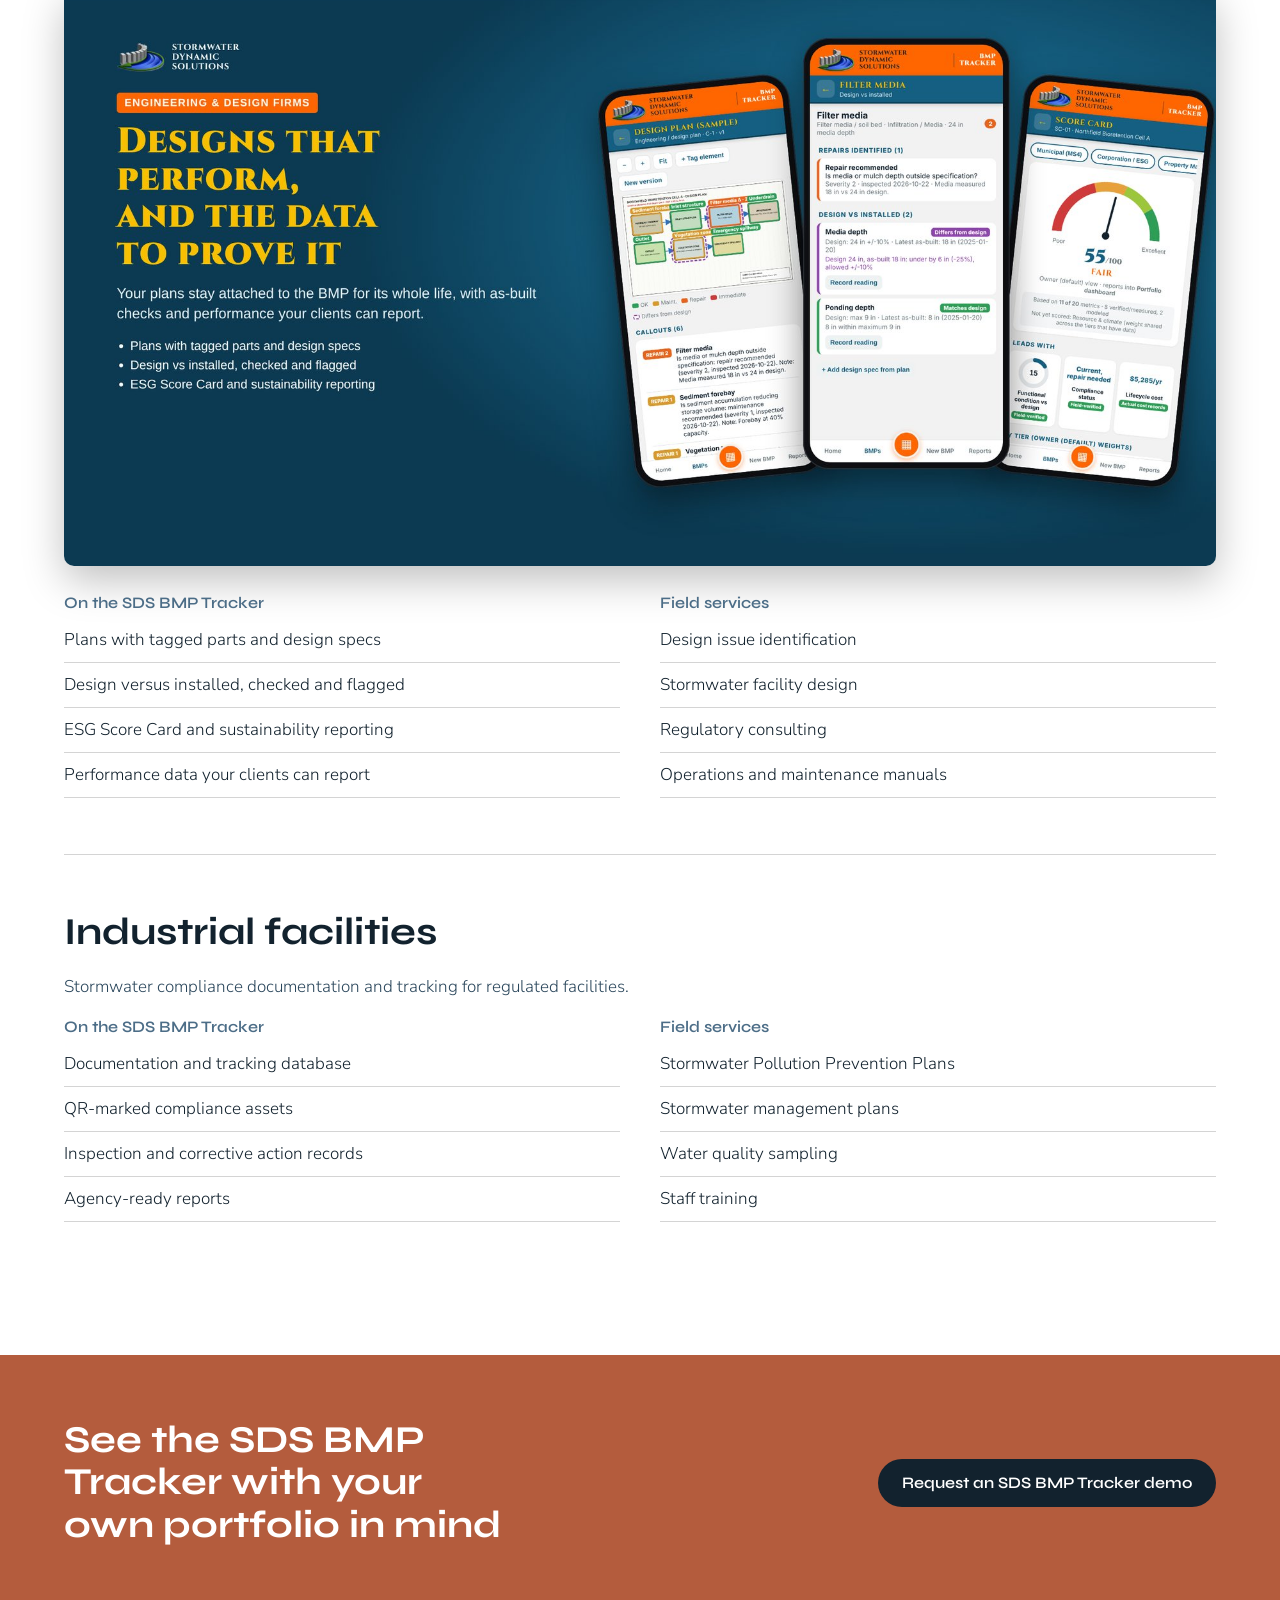
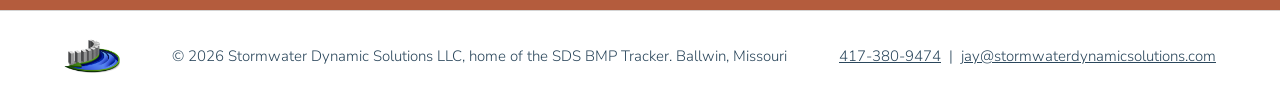
<file: solutions.html>
<!DOCTYPE html>
<html lang="en">
<head>
<meta charset="utf-8">
<meta name="viewport" content="width=device-width, initial-scale=1">
<title>Solutions | Stormwater Dynamic Solutions</title>
<meta name="description" content="SDS BMP Tracker and stormwater field services for property managers, municipalities, construction builders, engineering firms and industrial facilities.">
<link rel="icon" href="images/logo.png">
<link rel="preconnect" href="https://fonts.googleapis.com">
<link rel="preconnect" href="https://fonts.gstatic.com" crossorigin>
<link href="https://fonts.googleapis.com/css2?family=Overlock:wght@700;900&family=Syne:wght@500;600;700&family=Nunito+Sans:opsz,wght@6..12,300;6..12,400;6..12,600&display=swap" rel="stylesheet">
<link rel="stylesheet" href="css/site.css">
</head>
<body>
<header><div class="wrap">
 <a class="brand" href="index.html"><img src="images/logo.png" alt="" width="76" height="46"><span>Stormwater Dynamic Solutions<small>Turn-Key Stormwater Solutions</small></span></a>
 <nav aria-label="Main"><a href="platform.html">SDS BMP Tracker</a><a href="solutions.html" aria-current=page>Solutions</a><a href="services.html">Field Services</a><a href="contact.html">Contact</a><a class="btn" href="contact.html#demo">Request a demo</a></nav>
</div></header>
<main>
<section class="phero">
 <div class="wrap">
  <h1>Solutions by organization</h1>
  <p>Stormwater programs for organizations managing many sites, many assets and many jurisdictions.</p>
 </div>
</section>
<section class="band">
 <div class="wrap">
 <div class="sol2" id="property-managers">
  <h2 class="vh">Property managers and HOAs</h2><img class="solimg" src="images/sol-property-managers.jpg" alt="Property managers and HOAs: Know what is due, what it costs, and that you are covered. SDS BMP Tracker compliance, timeline and MSD report screens." loading="lazy">
  <div class="two"><div><h3>On the SDS BMP Tracker</h3><ul class="list"><li>Next 12 months of cleanouts and inspections, with costs</li><li>Agency annual reports prepared from your records</li><li>Agency notices tied to the work that resolves them</li><li>Every site and every BMP in one portfolio</li></ul></div><div><h3>Field services</h3><ul class="list"><li>Routine inspections and agency reporting</li><li>Scheduled maintenance and repairs</li><li>Operations and maintenance plans</li><li>Design issue identification</li></ul></div></div>
 </div>
 <div class="sol2" id="municipalities">
  <h2 class="vh">Municipalities and MS4 programs</h2><img class="solimg" src="images/sol-municipalities.jpg" alt="Municipalities and MS4 programs: Every private BMP. One standard. A defensible record. SDS BMP Tracker BMP list, inspection and compliance screens." loading="lazy">
  <div class="two"><div><h3>On the SDS BMP Tracker</h3><ul class="list"><li>One standard checklist, rated 0 to 3, in every jurisdiction</li><li>Your required items added on top</li><li>Inspections, notices, work and closure on one record</li><li>Private BMP inventory with enforcement trail</li></ul></div><div><h3>Field services</h3><ul class="list"><li>MS4 permit compliance programs</li><li>All six minimum control measures</li><li>Stormwater management planning</li><li>Public BMP inspection programs</li></ul></div></div>
 </div>
 <div class="sol2" id="construction">
  <h2 class="vh">Construction builders</h2><img class="solimg" src="images/sol-construction.jpg" alt="Construction builders: Build it. Prove it. Hand it off. SDS BMP Tracker construction and acceptance screen and BMP handoff packet." loading="lazy">
  <div class="two"><div><h3>On the SDS BMP Tracker</h3><ul class="list"><li>Permits, inspector notice, shop drawings and acceptance</li><li>As-built checked against design</li><li>Signed handoff packet with a readiness checklist</li><li>Records the owner can maintain from day one</li></ul></div><div><h3>Field services</h3><ul class="list"><li>Erosion and sediment control</li><li>Corrective repair and retrofits</li><li>New facility construction</li><li>Wetland mitigation and native habitat management</li></ul></div></div>
 </div>
 <div class="sol2" id="engineering">
  <h2 class="vh">Engineering and design firms</h2><img class="solimg" src="images/sol-engineering.jpg" alt="Engineering and design firms: Designs that perform, and the data to prove it. SDS BMP Tracker design plan, filter media and score card screens." loading="lazy">
  <div class="two"><div><h3>On the SDS BMP Tracker</h3><ul class="list"><li>Plans with tagged parts and design specs</li><li>Design versus installed, checked and flagged</li><li>ESG Score Card and sustainability reporting</li><li>Performance data your clients can report</li></ul></div><div><h3>Field services</h3><ul class="list"><li>Design issue identification</li><li>Stormwater facility design</li><li>Regulatory consulting</li><li>Operations and maintenance manuals</li></ul></div></div>
 </div>
 <div class="sol2" id="industrial">
  <h2>Industrial facilities</h2><p class="muted">Stormwater compliance documentation and tracking for regulated facilities.</p>
  <div class="two"><div><h3>On the SDS BMP Tracker</h3><ul class="list"><li>Documentation and tracking database</li><li>QR-marked compliance assets</li><li>Inspection and corrective action records</li><li>Agency-ready reports</li></ul></div><div><h3>Field services</h3><ul class="list"><li>Stormwater Pollution Prevention Plans</li><li>Stormwater management plans</li><li>Water quality sampling</li><li>Staff training</li></ul></div></div>
 </div>
 </div>
</section>
<section class="ctaband"><div class="wrap">
 <h2>See the SDS BMP Tracker with your own portfolio in mind</h2>
 <a class="btn" href="contact.html#demo">Request an SDS BMP Tracker demo</a>
</div></section>
</main>
<footer><div class="wrap">
 <img src="images/logo.png" alt="Stormwater Dynamic Solutions" width="56" height="34">
 <span>&copy; <span class="yr">2026</span> Stormwater Dynamic Solutions LLC, home of the SDS BMP Tracker. Ballwin, Missouri</span>
 <span><a href="tel:+14173809474">417-380-9474</a> &nbsp;|&nbsp; <a href="mailto:jay@stormwaterdynamicsolutions.com">jay@stormwaterdynamicsolutions.com</a></span>
</div></footer>
<script>{for(const y of document.querySelectorAll('.yr'))y.textContent=new Date().getFullYear()}</script>

</body>
</html>
</file>
<file: css/site.css>
/* VOICE: established engineering services firm - calm, factual, confident.
   IDEA: the firm's own field photos carry the page; SDS brand slate, steel blue and rust.
   PICTURE: the bioretention project photo fills the right half of the first screen.
   COLOUR and TYPE: brand colors from the existing site; Overlock (company name), Syne (headings), Nunito Sans light (body, Avenir substitute).
   LAYOUT: split hero, credential strip, photo-led service rows, QR program feature, contact band. */
:root{color-scheme:light dark;
--bg:light-dark(#ffffff,#0d1921);--ink:light-dark(#12222e,#e8eef3);--muted:light-dark(#2b475c,#b5c7d6);
--panel:light-dark(#f2f2f2,#152a38);--rule:light-dark(#d4d4d4,#2b475c);
--blue:#12222e;--blue2:light-dark(#4c6d87,#9fbad0);--green:#b45c3d;--greenInk:light-dark(#9a492c,#e6b09c);--light:#cfdde9}
:root[data-theme=light]{color-scheme:light}:root[data-theme=dark]{color-scheme:dark}
*{box-sizing:border-box;min-width:0}
html{scroll-padding-top:80px;scroll-behavior:smooth}
body{margin:0;background:var(--bg);color:var(--ink);font:300 17px/1.65 "Nunito Sans",Avenir,"Avenir Next",system-ui,sans-serif;overflow-x:clip}
h1,h2,h3{font-family:Syne,Arial,sans-serif;font-weight:700;line-height:1.12;text-wrap:balance;margin:0 0 .5em}
b,strong{font-weight:600}
h1{font-size:clamp(32px,4.2vw,50px)}h2{font-size:clamp(27px,3vw,38px)}h3{font-size:21px;font-weight:600}
p{margin:0 0 1em;max-width:64ch}
a{color:inherit}
img{display:block;max-width:100%}
.wrap{max-width:1200px;margin:0 auto}
.band{padding:clamp(48px,6vw,88px) max(5vw,18px)}
.muted{color:var(--muted)}
:focus-visible{outline:3px solid #db8869;outline-offset:3px}
/* header */
header{position:sticky;top:0;z-index:10;background:light-dark(#fff,#0e1620);border-bottom:1px solid var(--rule);padding:10px max(5vw,18px)}
header .wrap{display:flex;flex-wrap:wrap;align-items:center;gap:8px 32px}
.brand{display:flex;align-items:center;gap:12px;text-decoration:none;margin-right:auto}
.brand img{height:46px;width:auto}
.brand span{font:700 16px/1.2 Syne,sans-serif;color:var(--ink);text-transform:uppercase}.brand small{display:block;font:600 13px Syne,sans-serif;text-transform:none;color:var(--blue2)}
nav{display:flex;flex-wrap:wrap;gap:2px 26px;align-items:center}
nav a{text-decoration:none;font:600 15px Syne,sans-serif;padding:10px 0}
nav a:hover{color:var(--greenInk)}
.btn{display:inline-flex;align-items:center;justify-content:center;min-height:48px;padding:0 24px;border-radius:999px;background:var(--green);color:#fff;text-decoration:none;border:0;font:600 16px Syne,sans-serif;cursor:pointer}
.btn:hover{background:#9a492c}
.btn.line{background:transparent;border:1.5px solid currentColor}
nav .btn{min-height:42px;padding:0 18px;color:#fff}
/* hero */
.hero{display:grid;grid-template-columns:minmax(0,1fr) minmax(0,1fr);background:#12222e;color:#fff;min-height:min(660px,84vh)}
.hero .co{font:700 clamp(34px,4.6vw,60px)/1.05 Overlock,serif;text-transform:uppercase;letter-spacing:.01em;margin:0 0 .3em;color:#fff;text-shadow:0 1px 0 #4c6d87,0 2px 0 #3a5a72,0 3px 0 #2b475c,0 6px 12px rgba(0,0,0,.5)}
.hero .tagline{font:600 20px Syne,sans-serif;color:#db8869;margin:0 0 1.2em}
.hero h1{font-size:clamp(22px,2.2vw,28px);font-weight:600;color:#cfdde9;margin-bottom:.6em}
.hero .copy{padding:clamp(40px,6vw,88px) clamp(20px,5vw,72px) clamp(40px,6vw,88px) max(5vw,18px);display:flex;flex-direction:column;justify-content:center}
.hero .copy>*{max-width:560px}
.hero p{font-size:18px;color:#cfdde9}
.hero .actions{display:flex;flex-wrap:wrap;gap:14px 22px;align-items:center;margin-top:12px}
.tel{font:700 20px Syne,sans-serif;white-space:nowrap;text-decoration:none}
.hero .photo{position:relative}
.hero .photo img{position:absolute;inset:0;width:100%;height:100%;object-fit:cover}
.hero .insp{background:#9aa4ab url(../images/sky.jpg) center/cover no-repeat}
.hero .insp img{position:absolute;inset:auto auto 0 50%;transform:translateX(-50%);width:auto;height:min(80%,480px);max-width:96%;object-fit:contain;object-position:bottom}
/* credential strip */
.strip{background:#cfdde9;color:#12222e;border-bottom:1px solid var(--rule);padding:22px max(5vw,18px)}
.strip .wrap{display:grid;grid-template-columns:repeat(4,minmax(0,1fr));gap:16px 32px}
.strip b{display:block;font:700 18px Syne,sans-serif;color:#12222e}
.strip span{font-size:15px;color:#2b475c;font-weight:400}
/* who */
.cols3{display:grid;grid-template-columns:repeat(3,minmax(0,1fr));gap:24px 48px;margin-top:32px}
.cols3>div{border-top:3px solid var(--green);padding-top:20px}
ul.list{list-style:none;padding:0;margin:0}
ul.list li{padding:8px 0;border-bottom:1px solid var(--rule)}
/* services */
.tint{background:var(--panel)}
.svc{display:grid;grid-template-columns:repeat(3,minmax(0,1fr));gap:36px;margin-top:36px}
.svc figure{margin:0}
.svc img{width:100%;aspect-ratio:4/3;object-fit:cover;border-radius:4px;margin-bottom:18px}
.svc p{color:var(--muted);font-size:16.5px}
.more{display:grid;grid-template-columns:repeat(3,minmax(0,1fr));gap:20px 36px;margin-top:40px;padding-top:32px;border-top:1px solid var(--rule)}
.more h3{font-size:18px;margin-bottom:.3em}.more p{font-size:16px;color:var(--muted);margin:0}
/* qr */
.split{display:grid;grid-template-columns:minmax(0,1fr) minmax(0,1fr);gap:40px 64px;align-items:center}
.gallery{display:grid;grid-template-columns:minmax(0,1.2fr) minmax(0,1fr);grid-template-rows:auto auto;gap:14px}
.gallery img{width:100%;height:100%;object-fit:cover;border-radius:4px}
.gallery .tall{grid-row:span 2}
ol.steps{list-style:none;counter-reset:s;padding:0;margin:24px 0 0}
ol.steps li{counter-increment:s;padding:0 0 18px 50px;position:relative}
ol.steps li::before{content:counter(s);position:absolute;left:0;top:0;width:34px;height:34px;border-radius:50%;background:var(--green);color:#fff;font:700 16px/34px Syne,sans-serif;text-align:center}
ol.steps b{display:block;font-weight:600}
ol.steps span{color:var(--muted)}
.app{margin-top:48px}
.app img{width:100%;border-radius:4px;border:1px solid var(--rule)}
/* systems */
.fac{columns:4 190px;column-gap:36px;margin:24px 0 0;padding:0;list-style:none}
.fac li{break-inside:avoid;padding:8px 0;border-bottom:1px solid var(--rule)}
/* about */
.creds{display:grid;gap:0;border-top:1px solid var(--rule)}
.creds div{padding:14px 0;border-bottom:1px solid var(--rule)}
.creds b{font:700 18px Syne,sans-serif;display:block}
.creds span{color:var(--muted);font-size:16px}
.proj{margin-top:32px;display:grid;grid-template-columns:minmax(0,2fr) minmax(0,1fr);grid-template-rows:240px 240px;gap:14px}
.proj .main{grid-row:span 2}
.proj img{width:100%;height:100%;object-fit:cover;border-radius:4px}
.proj .big{grid-row:span 2}
.facts{display:grid;grid-template-columns:repeat(3,minmax(0,1fr));gap:20px 36px;margin-top:32px}
.facts h3{font-size:18px;margin-bottom:.3em}.facts p{font-size:16px;color:var(--muted);margin:0}
@media(max-width:600px){.proj,.facts{grid-template-columns:minmax(0,1fr)}.proj{grid-template-rows:auto}.proj .main{grid-row:auto}.proj img{aspect-ratio:4/3}}
.platform{background:#12222e;color:#fff}
.platform p{color:#cfdde9}
.platform .app img{border:0}
ol.life{list-style:none;counter-reset:l;padding:0;margin:48px 0 0;display:grid;grid-template-columns:repeat(4,minmax(0,1fr));gap:0}
ol.life li{counter-increment:l;padding:22px 22px 22px 0;border-top:3px solid #4c6d87;position:relative}
ol.life li+li{padding-left:22px;border-left:1px solid #2b475c}
ol.life b{display:block;font:700 22px Syne,sans-serif;color:#fff;margin-bottom:6px}
ol.life b::before{content:counter(l) ". ";color:#db8869}
ol.life span{color:#cfdde9;font-size:16px}
.who2{display:grid;grid-template-columns:repeat(3,minmax(0,1fr));gap:20px 36px;margin-top:40px;padding-top:32px;border-top:1px solid #2b475c}
.who2 h3{font-size:19px;color:#fff;margin-bottom:.3em}.who2 p{font-size:16px;margin:0}
@media(max-width:960px){ol.life{grid-template-columns:minmax(0,1fr) minmax(0,1fr)}ol.life li:nth-child(3){border-left:0;padding-left:0}.who2{grid-template-columns:minmax(0,1fr)}}
@media(max-width:600px){ol.life{grid-template-columns:minmax(0,1fr)}ol.life li+li{border-left:0;padding-left:0}}
.port{display:grid;grid-template-columns:repeat(3,minmax(0,1fr));gap:20px 36px;margin-top:40px}
.port>div{background:#152a38;border-radius:6px;padding:22px}
.port h3{font-size:19px;color:#fff;margin-bottom:.3em}.port p{font-size:16px;margin:0}
@media(max-width:960px){.port{grid-template-columns:minmax(0,1fr)}}
/* contact */
.contact{background:var(--blue);color:#fff}
.contact .wrap{display:grid;grid-template-columns:minmax(0,1fr) minmax(0,1.15fr);gap:36px 64px}
.contact p{color:#cfdde9}
form{background:var(--bg);color:var(--ink);padding:30px;border-radius:6px;display:grid;grid-template-columns:1fr 1fr;gap:16px}
label{display:grid;gap:6px;font-weight:600;font-size:15px;color:var(--muted)}
label.full{grid-column:1/-1}
input,textarea,select{font:16px "Nunito Sans",sans-serif;padding:11px 12px;border:1.5px solid var(--rule);border-radius:4px;background:var(--bg);color:var(--ink);min-height:48px}
textarea{min-height:120px;resize:vertical}
#sent{grid-column:1/-1;margin:0;font-weight:600}
.note{grid-column:1/-1;font-size:14px;color:var(--muted);margin:0}
footer{padding:28px max(5vw,18px);font-size:15px;color:var(--muted);border-top:1px solid var(--rule)}
footer .wrap{display:flex;flex-wrap:wrap;gap:10px 28px;justify-content:space-between;align-items:center}
footer img{height:34px;width:auto}
@media(max-width:960px){.hero,.split,.contact .wrap{grid-template-columns:minmax(0,1fr)}.hero .photo{min-height:340px;order:-1}
 .cols3,.svc,.more{grid-template-columns:minmax(0,1fr) minmax(0,1fr)}.strip .wrap{grid-template-columns:minmax(0,1fr) minmax(0,1fr)}}
@media(max-width:600px){.cols3,.svc,.more,form{grid-template-columns:minmax(0,1fr)}header{position:static}nav{width:100%;gap:0 18px}.hero .photo{min-height:240px}form{padding:20px}}
@media(prefers-reduced-motion:reduce){html{scroll-behavior:auto}}

/* multi-page additions */
nav a[aria-current=page]{color:var(--greenInk);box-shadow:inset 0 -2px 0 currentColor}
.cap{background:#cfdde9;color:#12222e;padding:22px max(5vw,18px)}
.cap .wrap{display:grid;grid-template-columns:repeat(4,minmax(0,1fr));gap:16px 32px}
.cap b{display:block;font:700 18px Syne,sans-serif}
.cap span{font-size:15px;color:#2b475c;font-weight:400}
.phero{background:#12222e;color:#fff;padding:clamp(48px,6vw,80px) max(5vw,18px) clamp(36px,4vw,56px)}
.phero p{color:#cfdde9;font-size:18px}
.phero h1{font-size:clamp(32px,4vw,48px)}
.link{font:600 16px Syne,sans-serif;color:var(--greenInk);text-decoration:none;display:inline-block;margin-top:6px}
.link:hover{text-decoration:underline}
.platform .link{color:#e6b09c}
.aud{display:grid;grid-template-columns:repeat(3,minmax(0,1fr));gap:24px 40px;margin-top:32px}
.aud a{display:block;text-decoration:none;border-top:3px solid var(--green);padding-top:18px}
.aud a:hover h3{color:var(--greenInk)}
.aud p{color:var(--muted);font-size:16px;margin:0 0 6px}
.ctaband{background:#b45c3d;color:#fff;padding:clamp(40px,5vw,64px) max(5vw,18px)}
.ctaband .wrap{display:flex;flex-wrap:wrap;gap:20px 40px;align-items:center;justify-content:space-between}
.ctaband h2{margin:0;max-width:22ch}
.ctaband .btn{background:#12222e}.ctaband .btn:hover{background:#2b475c}
/* sample screens */
.screen{position:relative;background:#f4f7fa;color:#12222e;border-radius:10px;box-shadow:0 18px 50px rgba(0,0,0,.35);overflow:hidden;font:400 13px/1.4 "Nunito Sans",sans-serif}
.screen .bar{display:flex;gap:6px;align-items:center;padding:9px 12px;background:#dfe7ee}
.screen .bar i{width:9px;height:9px;border-radius:50%;background:#b7c4cf}
.screen .bar span{margin-left:10px;font-size:12px;color:#4c6d87}
.sample{position:absolute;top:8px;right:10px;background:#12222e;color:#fff;font:600 11px Syne,sans-serif;padding:3px 8px;border-radius:99px;z-index:2}
.dash{display:grid;grid-template-columns:130px minmax(0,1fr)}
.dash aside{background:#12222e;color:#cfdde9;padding:14px 0;font-size:12.5px}
.dash aside b{display:block;color:#fff;font:700 13px Syne,sans-serif;padding:0 14px 12px}
.dash aside span{display:block;padding:7px 14px}
.dash aside .on{background:#2b475c;color:#fff;border-left:3px solid #db8869}
.dash main{padding:14px}
.dash h4{margin:0 0 10px;font:700 15px Syne,sans-serif}
.kpis{display:grid;grid-template-columns:repeat(4,minmax(0,1fr));gap:8px;margin-bottom:12px}
.kpis div{background:#fff;border-radius:6px;padding:8px 10px;border:1px solid #dbe3ea}
.kpis em{display:block;font-style:normal;color:#4c6d87;font-size:11.5px}
.kpis strong{font:700 20px Syne,sans-serif}
.dash table{width:100%;border-collapse:collapse;background:#fff;border-radius:6px;overflow:hidden;border:1px solid #dbe3ea}
.dash th{text-align:left;font-weight:600;color:#4c6d87;font-size:11.5px;padding:7px 8px;background:#eef3f7}
.dash td{padding:7px 8px;border-top:1px solid #e6ecf1;white-space:nowrap}
.dash td.n{text-align:right}
.meter{display:inline-block;width:56px;height:6px;background:#e3e9ee;border-radius:9px;vertical-align:middle;margin-right:6px;overflow:hidden}
.meter i{display:block;height:100%;background:#4c6d87}
.chip{display:inline-block;padding:1px 8px;border-radius:99px;font-size:11.5px;font-weight:600}
.ok{background:#dcebdc;color:#2f6b2a}.due{background:#f6e2d8;color:#9a492c}.wo{background:#e3e9f3;color:#2b475c}
.phone{width:min(100%,250px);margin:0 auto;background:#12222e;border-radius:30px;padding:10px;box-shadow:0 18px 50px rgba(0,0,0,.35);position:relative}
.phone .in{background:#f4f7fa;color:#12222e;border-radius:22px;overflow:hidden;font:400 13px/1.4 "Nunito Sans",sans-serif}
.phone .top{background:#2b475c;color:#fff;padding:14px 14px 12px}
.phone .top b{display:block;font:700 15px Syne,sans-serif}
.phone .top small{color:#cfdde9}
.phone ul{list-style:none;margin:0;padding:8px 14px}
.phone li{display:flex;justify-content:space-between;gap:8px;padding:8px 0;border-bottom:1px solid #e1e7ec}
.phone .act{margin:10px 14px 16px;background:#b45c3d;color:#fff;text-align:center;border-radius:99px;padding:9px;font:600 13px Syne,sans-serif}
.card{background:#fff;color:#12222e;border-radius:10px;padding:16px;box-shadow:0 18px 50px rgba(0,0,0,.3);position:relative;font:400 13px/1.45 "Nunito Sans",sans-serif}
.card h4{margin:0 0 10px;font:700 15px Syne,sans-serif}
.score{display:flex;align-items:baseline;gap:8px;margin-bottom:10px}
.score strong{font:700 40px Syne,sans-serif;color:#2b475c}
.rows div{display:grid;grid-template-columns:110px minmax(0,1fr) 34px;gap:8px;align-items:center;padding:4px 0}
.rows .meter{width:100%}
.notes div{padding:9px 0;border-bottom:1px solid #e6ecf1}
.notes b{display:block;font-weight:600}
.notes span{color:#4c6d87}
.screens{display:grid;grid-template-columns:minmax(0,1.1fr) minmax(0,.8fr) minmax(0,1.1fr);gap:28px;align-items:center;margin-top:40px}
.samplenote{font-size:13px;color:#9fbad0;margin-top:18px}
/* enterprise */
.ent{display:grid;grid-template-columns:repeat(3,minmax(0,1fr));gap:0;margin-top:28px;border-top:1px solid var(--rule)}
.ent div{padding:22px 24px 22px 0;border-bottom:1px solid var(--rule)}
.ent h3{font-size:18px;margin-bottom:.3em}.ent p{font-size:16px;color:var(--muted);margin:0}
/* solutions */
.sol{display:grid;grid-template-columns:minmax(0,.9fr) minmax(0,1.1fr);gap:24px 56px;padding:40px 0;border-top:1px solid var(--rule)}
.sol:first-of-type{border-top:0}
.sol h2{font-size:clamp(24px,2.6vw,32px)}
.sol h3{font-size:16px;color:var(--blue2);margin:0 0 6px}
.sol .two{display:grid;grid-template-columns:minmax(0,1fr) minmax(0,1fr);gap:20px 32px}
.contactpage .wrap{align-items:start}
@media(max-width:960px){.cap .wrap{grid-template-columns:minmax(0,1fr) minmax(0,1fr)}.aud,.ent{grid-template-columns:minmax(0,1fr) minmax(0,1fr)}.screens{grid-template-columns:minmax(0,1fr)}.sol{grid-template-columns:minmax(0,1fr)}}
@media(max-width:600px){.aud,.ent,.sol .two,.cap .wrap{grid-template-columns:minmax(0,1fr)}.dash{grid-template-columns:minmax(0,1fr)}.dash aside{display:none}.kpis{grid-template-columns:minmax(0,1fr) minmax(0,1fr)}.dash .hide{display:none}}
.split .dash .hide{display:none}
.split .dash td:first-child{white-space:normal}
.phone .sample{top:-26px}
.card h4{padding-right:96px}
.shot{width:100%;height:auto;border-radius:10px;box-shadow:0 18px 50px rgba(0,0,0,.35)}
ul.chips{list-style:none;padding:0;margin:22px 0 0;display:flex;flex-wrap:wrap;gap:8px}
ul.chips li{border:1px solid #4c6d87;color:#cfdde9;border-radius:99px;padding:5px 14px;font-size:15px}
.platform .split+ol.life{margin-top:48px}
.vh{position:absolute;width:1px;height:1px;overflow:hidden;clip:rect(0 0 0 0);white-space:nowrap}
.sol2{padding:0 0 56px;margin-bottom:56px;border-bottom:1px solid var(--rule)}
.sol2:last-child{border-bottom:0;margin-bottom:0}
.solimg{width:100%;height:auto;border-radius:10px;margin-bottom:28px;box-shadow:0 14px 40px rgba(0,0,0,.25)}
.sol2 h3{font-size:16px;color:var(--blue2);margin:0 0 6px}
.sol2 .two{display:grid;grid-template-columns:minmax(0,1fr) minmax(0,1fr);gap:20px 40px}
.aud{grid-template-columns:repeat(4,minmax(0,1fr))}
@media(max-width:960px){.aud{grid-template-columns:minmax(0,1fr) minmax(0,1fr)}}
@media(max-width:600px){.sol2 .two{grid-template-columns:minmax(0,1fr)}}
@media(max-width:600px){.aud{grid-template-columns:minmax(0,1fr)}}
</file>
